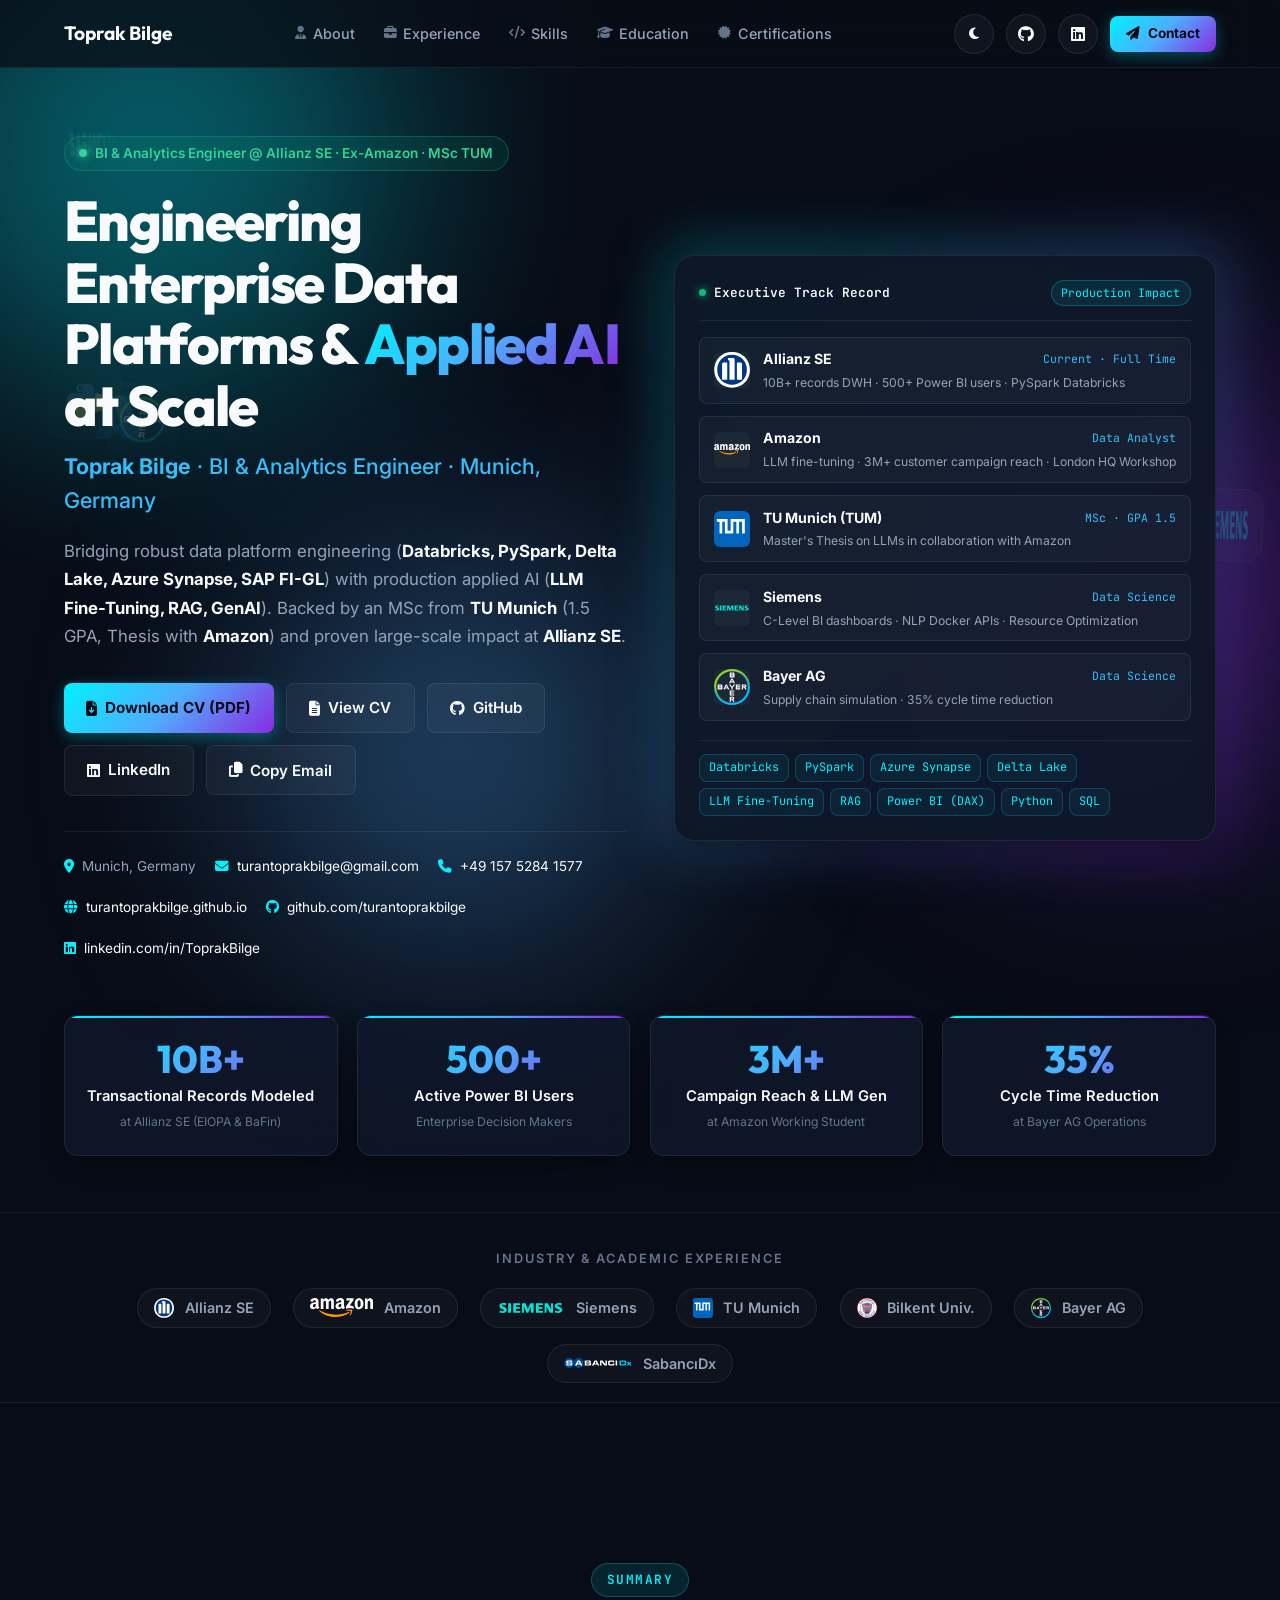
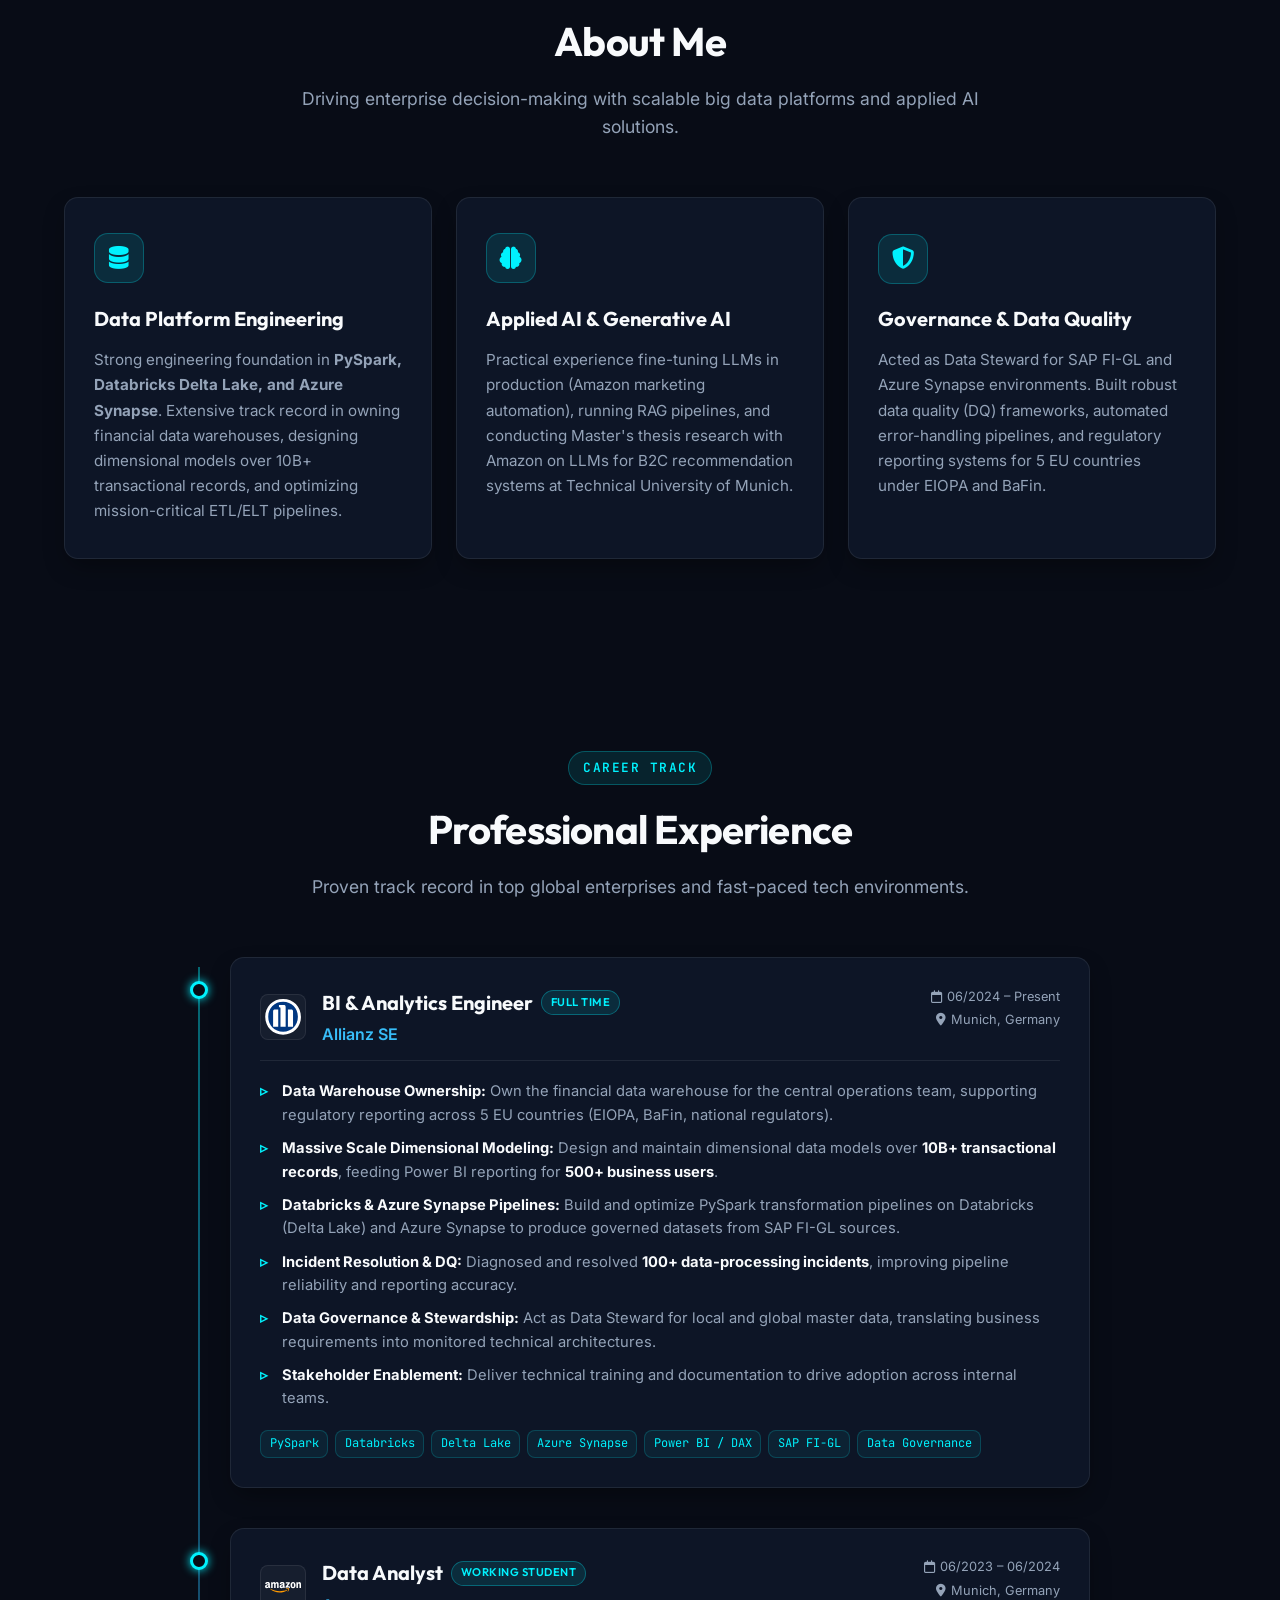
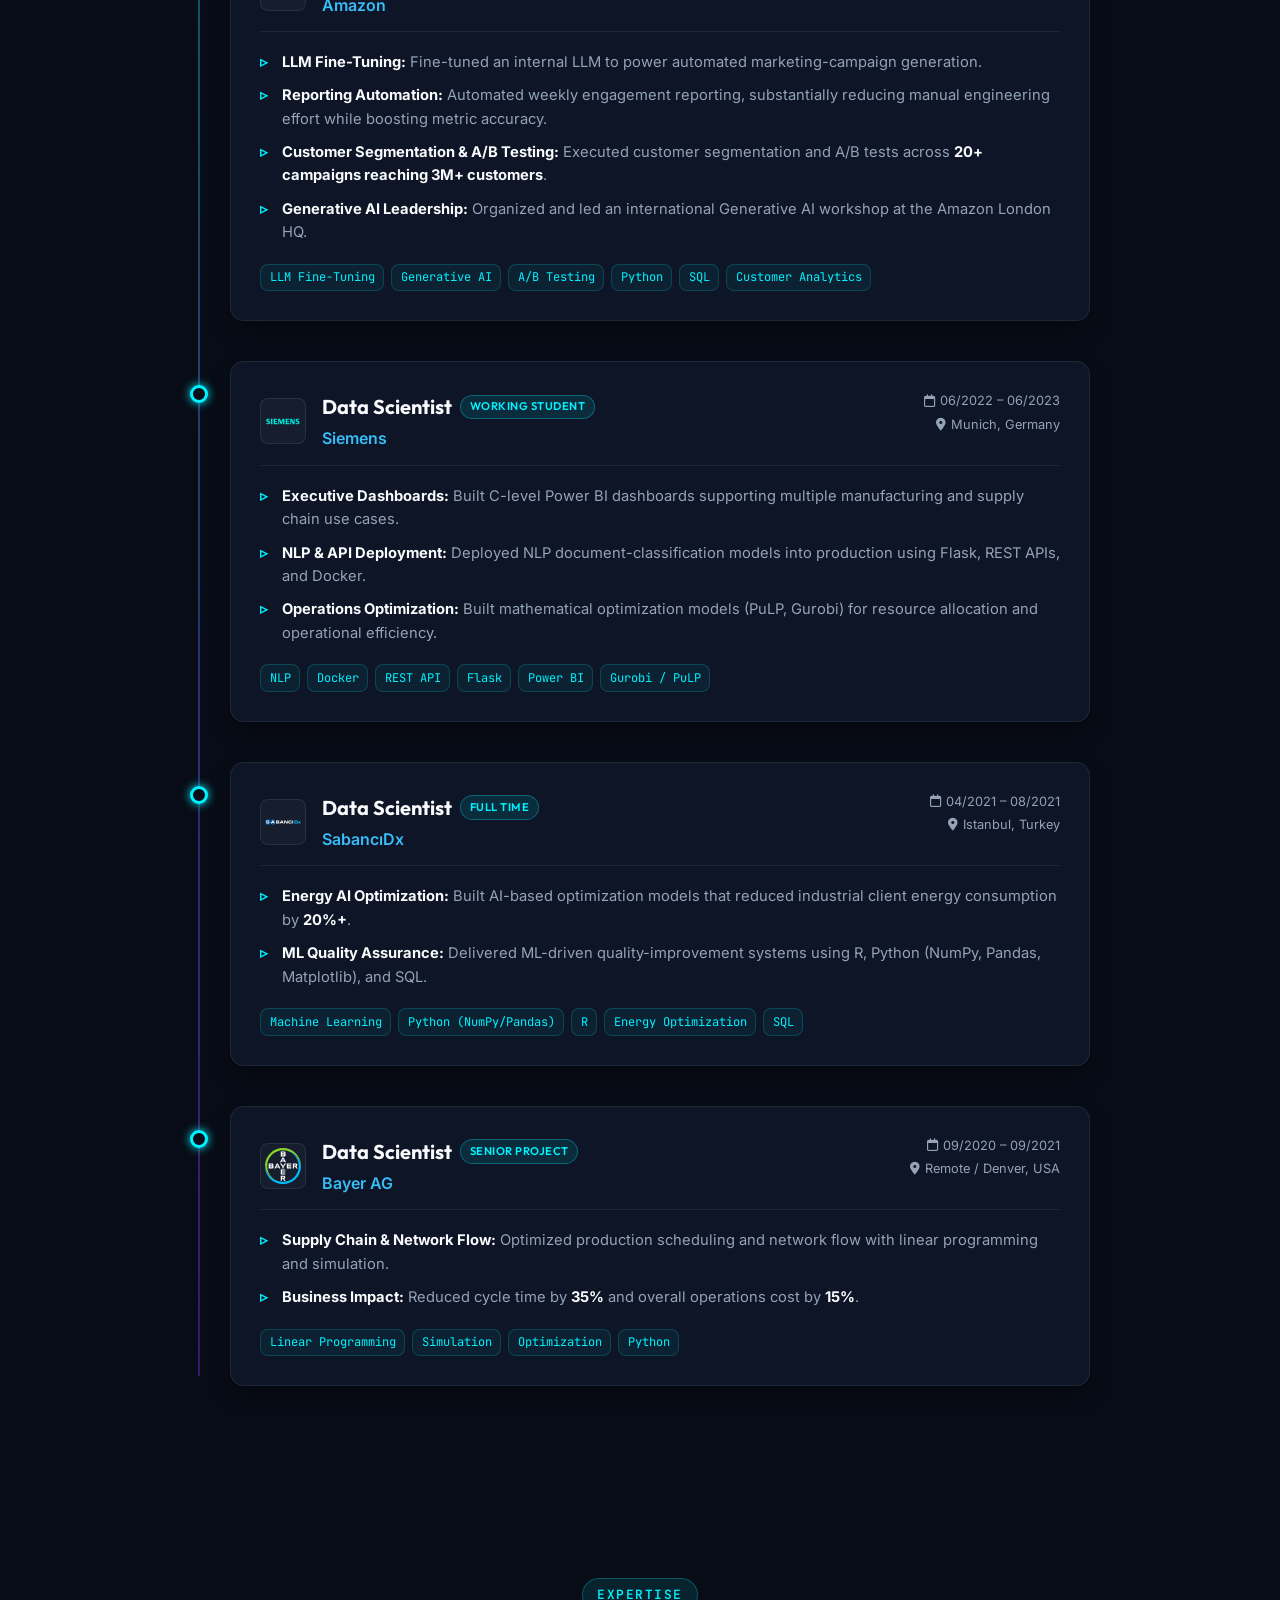
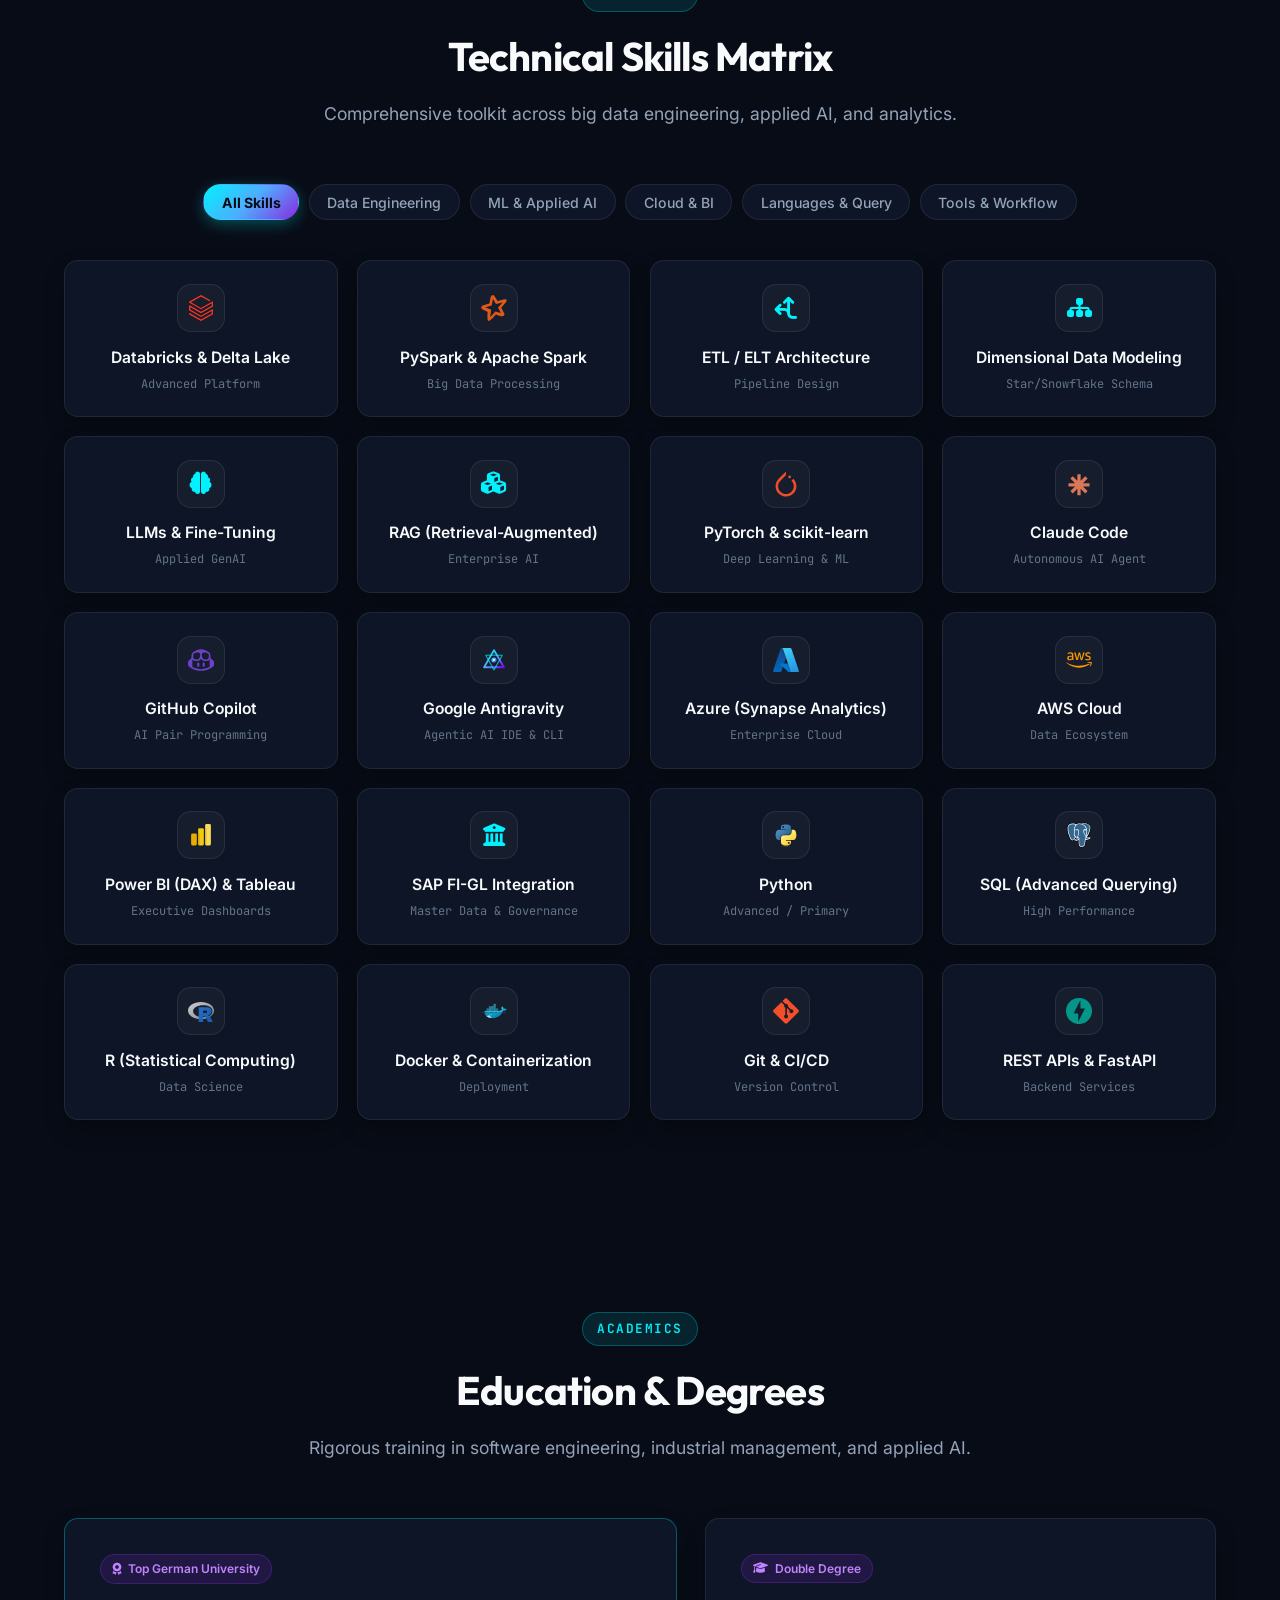
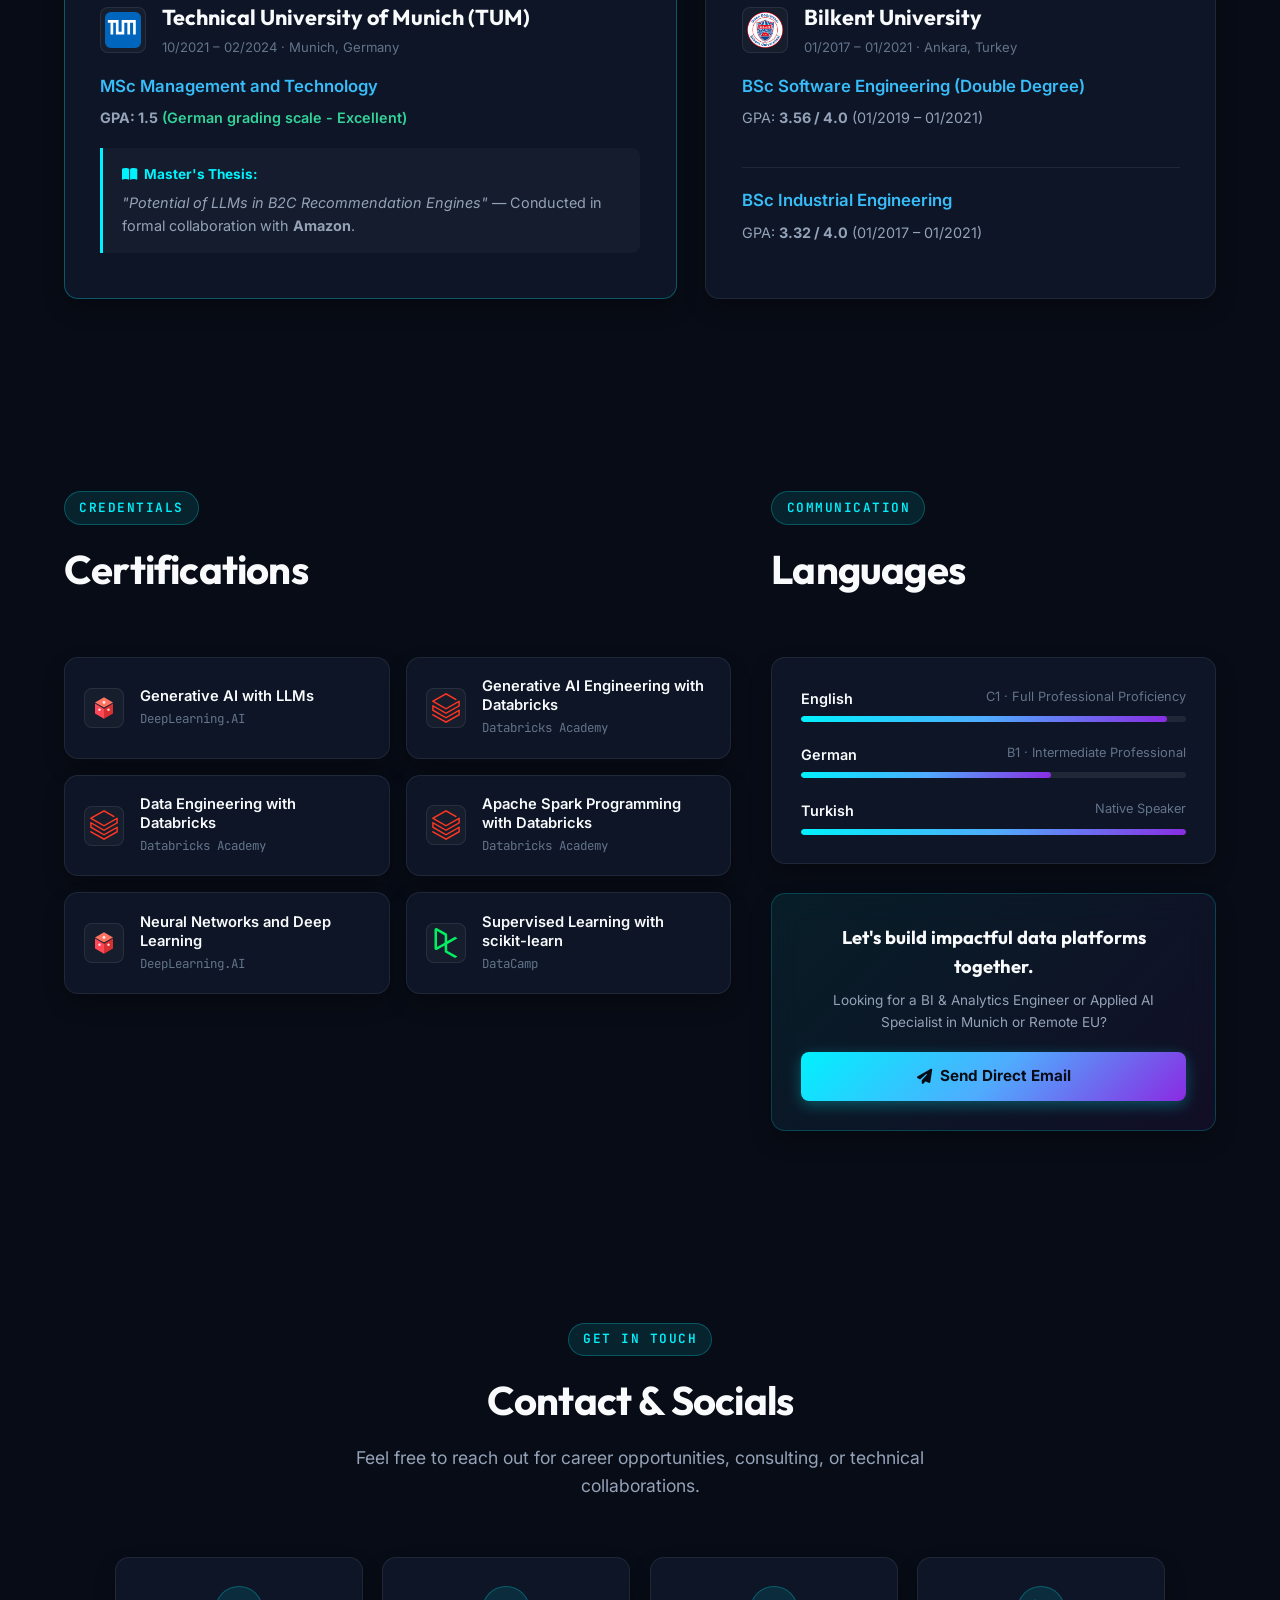
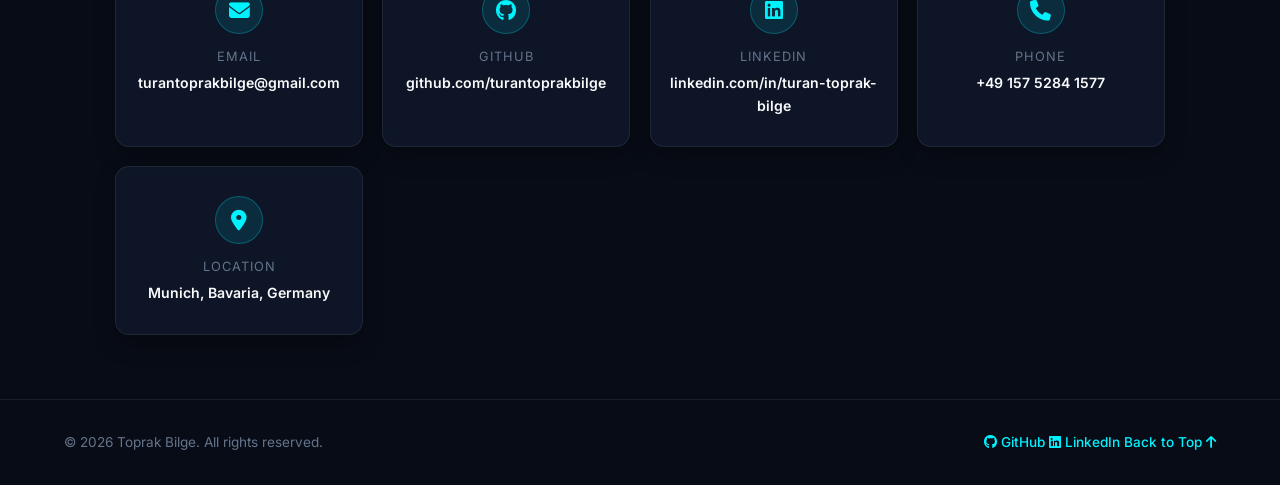
<file: index.html>
<!DOCTYPE html>
<html lang="en">
<head>
  <meta charset="UTF-8">
  <meta name="viewport" content="width=device-width, initial-scale=1.0">
  <title>Toprak Bilge | BI & Analytics Engineer | Applied AI & Data Platforms</title>
  <meta name="description" content="Toprak Bilge - BI & Analytics Engineer specializing in Data Platform Engineering (Databricks, PySpark, Azure Synapse) and Applied AI (LLMs, RAG). Based in Munich, Germany.">
  <meta name="keywords" content="Toprak Bilge, BI Engineer, Data Platform Engineer, Analytics Engineer, Databricks, PySpark, Applied AI, LLM, Azure Synapse, Munich">
  <meta name="author" content="Toprak Bilge">

  <!-- Open Graph / Social Meta -->
  <meta property="og:title" content="Toprak Bilge | BI & Analytics Engineer">
  <meta property="og:description" content="BI & Analytics Engineer with a data platform engineering foundation and applied AI specialization.">
  <meta property="og:type" content="website">

  <!-- Google Fonts -->
  <link rel="preconnect" href="https://fonts.googleapis.com">
  <link rel="preconnect" href="https://fonts.gstatic.com" crossorigin>
  <link href="https://fonts.googleapis.com/css2?family=Inter:wght@300;400;500;600;700;800&family=JetBrains+Mono:wght@400;500;700&family=Outfit:wght@500;600;700;800&display=swap" rel="stylesheet">

  <!-- Font Awesome Icons -->
  <link rel="stylesheet" href="https://cdnjs.cloudflare.com/ajax/libs/font-awesome/6.5.1/css/all.min.css">

  <!-- Stylesheet -->
  <link rel="stylesheet" href="css/style.css">
</head>
<body class="dark-theme">
  <!-- Background Glow Orbs -->
  <div class="glow-orb orb-1"></div>
  <div class="glow-orb orb-2"></div>
  <div class="glow-orb orb-3"></div>

  <!-- High-Performance Ambient Floating Brand & Tech Constellation (Canvas) -->
  <canvas id="ambientLogoCanvas" class="ambient-logo-canvas" aria-hidden="true"></canvas>

  <!-- Navigation Bar -->
  <header class="navbar" id="navbar">
    <div class="nav-container">
      <a href="#hero" class="nav-logo">
        <span class="logo-text">Toprak Bilge</span>
      </a>

      <nav class="nav-links" id="navLinks">
        <a href="#about" class="nav-link"><i class="fa-solid fa-user-tie"></i> About</a>
        <a href="#experience" class="nav-link"><i class="fa-solid fa-briefcase"></i> Experience</a>
        <a href="#skills" class="nav-link"><i class="fa-solid fa-code"></i> Skills</a>
        <a href="#education" class="nav-link"><i class="fa-solid fa-graduation-cap"></i> Education</a>
        <a href="#certifications" class="nav-link"><i class="fa-solid fa-certificate"></i> Certifications</a>
      </nav>

      <div class="nav-actions">
        <button id="themeToggle" class="btn-icon" aria-label="Toggle Theme" title="Toggle Theme">
          <i class="fa-solid fa-moon"></i>
        </button>
        <a href="https://github.com/turantoprakbilge" target="_blank" rel="noopener noreferrer" class="btn-icon" aria-label="GitHub Profile" title="GitHub Profile">
          <i class="fa-brands fa-github"></i>
        </a>
        <a href="https://www.linkedin.com/in/turan-toprak-bilge-909b46175/" target="_blank" rel="noopener noreferrer" class="btn-icon" aria-label="LinkedIn Profile" title="LinkedIn Profile">
          <i class="fa-brands fa-linkedin"></i>
        </a>
        <a href="#contact" class="btn btn-sm btn-primary"><i class="fa-solid fa-paper-plane"></i> Contact</a>
        <button class="menu-toggle" id="menuToggle" aria-label="Open Menu">
          <i class="fa-solid fa-bars"></i>
        </button>
      </div>
    </div>
  </header>

  <!-- Main Content -->
  <main>
    <!-- Hero Section -->
    <section id="hero" class="section hero-section">
      <div class="container hero-container">
        <div class="hero-content">
          <div class="hero-badge">
            <span class="status-dot"></span> BI & Analytics Engineer @ Allianz SE · Ex-Amazon · MSc TUM
          </div>
          
          <h1 class="hero-title">
            Engineering Enterprise Data Platforms & <span class="gradient-text">Applied AI</span> at Scale
          </h1>
          
          <p class="hero-subtitle">
            <strong>Toprak Bilge</strong> · BI & Analytics Engineer · Munich, Germany
          </p>

          <p class="hero-desc">
            Bridging robust data platform engineering (<strong>Databricks, PySpark, Delta Lake, Azure Synapse, SAP FI-GL</strong>) with production applied AI (<strong>LLM Fine-Tuning, RAG, GenAI</strong>). Backed by an MSc from <strong>TU Munich</strong> (1.5 GPA, Thesis with <strong>Amazon</strong>) and proven large-scale impact at <strong>Allianz SE</strong>.
          </p>

          <!-- Quick Actions -->
          <div class="hero-cta-group">
            <a href="Toprak_Bilge_CV.pdf" download="Toprak_Bilge_CV.pdf" class="btn btn-primary" title="Download Official CV (PDF)">
              <i class="fa-solid fa-file-arrow-down"></i> Download CV (PDF)
            </a>
            <a href="cv.html" target="_blank" class="btn btn-glass" title="View & Print Official CV">
              <i class="fa-solid fa-file-lines"></i> View CV
            </a>
            <a href="https://github.com/turantoprakbilge" target="_blank" rel="noopener noreferrer" class="btn btn-glass">
              <i class="fa-brands fa-github"></i> GitHub
            </a>
            <a href="https://www.linkedin.com/in/turan-toprak-bilge-909b46175/" target="_blank" rel="noopener noreferrer" class="btn btn-glass">
              <i class="fa-brands fa-linkedin"></i> LinkedIn
            </a>
            <button id="quickCopyEmail" class="btn btn-glass" title="Copy email address to clipboard">
              <i class="fa-solid fa-copy"></i> Copy Email
            </button>
          </div>

          <!-- Quick Contacts Metadata Bar -->
          <div class="hero-meta-bar">
            <div class="meta-item">
              <i class="fa-solid fa-location-dot"></i> Munich, Germany
            </div>
            <a href="mailto:turantoprakbilge@gmail.com" class="meta-item" style="color: inherit; text-decoration: none;">
              <i class="fa-solid fa-envelope"></i> turantoprakbilge@gmail.com
            </a>
            <a href="tel:+4915752841577" class="meta-item" style="color: inherit; text-decoration: none;">
              <i class="fa-solid fa-phone"></i> +49 157 5284 1577
            </a>
            <a href="https://turantoprakbilge.github.io" target="_blank" rel="noopener noreferrer" class="meta-item" style="color: inherit; text-decoration: none;">
              <i class="fa-solid fa-globe"></i> turantoprakbilge.github.io
            </a>
            <a href="https://github.com/turantoprakbilge" target="_blank" rel="noopener noreferrer" class="meta-item" style="color: inherit; text-decoration: none;">
              <i class="fa-brands fa-github"></i> github.com/turantoprakbilge
            </a>
            <a href="https://www.linkedin.com/in/turan-toprak-bilge-909b46175/" target="_blank" rel="noopener noreferrer" class="meta-item" style="color: inherit; text-decoration: none;">
              <i class="fa-brands fa-linkedin"></i> linkedin.com/in/ToprakBilge
            </a>
          </div>
        </div>

        <!-- Hero Visual / Executive Credibility Track Record Card -->
        <div class="hero-visual">
          <div class="hero-card-glow"></div>
          <div class="hero-card glass-panel">
            <div class="hero-card-header">
              <div class="hero-card-title">
                <span class="live-indicator"></span> Executive Track Record
              </div>
              <span class="hero-card-badge">Production Impact</span>
            </div>

            <!-- Proof Rows with Authentic Logos -->
            <div class="proof-rows">
              <!-- Allianz SE -->
              <div class="proof-row">
                <div class="proof-logo">
                  <img src="assets/logos/allianz.svg?v=3" alt="Allianz SE Logo">
                </div>
                <div class="proof-text">
                  <div class="proof-headline">
                    <span class="proof-company">Allianz SE</span>
                    <span class="proof-role">Current · Full Time</span>
                  </div>
                  <div class="proof-desc">10B+ records DWH · 500+ Power BI users · PySpark Databricks</div>
                </div>
              </div>

              <!-- Amazon -->
              <div class="proof-row">
                <div class="proof-logo">
                  <img src="assets/logos/amazon.svg?v=3" alt="Amazon Logo">
                </div>
                <div class="proof-text">
                  <div class="proof-headline">
                    <span class="proof-company">Amazon</span>
                    <span class="proof-role">Data Analyst</span>
                  </div>
                  <div class="proof-desc">LLM fine-tuning · 3M+ customer campaign reach · London HQ Workshop</div>
                </div>
              </div>

              <!-- TU Munich -->
              <div class="proof-row">
                <div class="proof-logo">
                  <img src="assets/logos/tum.svg?v=3" alt="TU Munich Logo">
                </div>
                <div class="proof-text">
                  <div class="proof-headline">
                    <span class="proof-company">TU Munich (TUM)</span>
                    <span class="proof-role">MSc · GPA 1.5</span>
                  </div>
                  <div class="proof-desc">Master's Thesis on LLMs in collaboration with Amazon</div>
                </div>
              </div>

              <!-- Siemens -->
              <div class="proof-row">
                <div class="proof-logo">
                  <img src="assets/logos/siemens.svg?v=3" alt="Siemens Logo">
                </div>
                <div class="proof-text">
                  <div class="proof-headline">
                    <span class="proof-company">Siemens</span>
                    <span class="proof-role">Data Science</span>
                  </div>
                  <div class="proof-desc">C-Level BI dashboards · NLP Docker APIs · Resource Optimization</div>
                </div>
              </div>

              <!-- Bayer AG -->
              <div class="proof-row">
                <div class="proof-logo">
                  <img src="assets/logos/bayer.svg?v=3" alt="Bayer Logo">
                </div>
                <div class="proof-text">
                  <div class="proof-headline">
                    <span class="proof-company">Bayer AG</span>
                    <span class="proof-role">Data Science</span>
                  </div>
                  <div class="proof-desc">Supply chain simulation · 35% cycle time reduction</div>
                </div>
              </div>
            </div>

            <!-- Tech Stack Pill Tags -->
            <div class="hero-card-tags">
              <span class="tag-pill">Databricks</span>
              <span class="tag-pill">PySpark</span>
              <span class="tag-pill">Azure Synapse</span>
              <span class="tag-pill">Delta Lake</span>
              <span class="tag-pill">LLM Fine-Tuning</span>
              <span class="tag-pill">RAG</span>
              <span class="tag-pill">Power BI (DAX)</span>
              <span class="tag-pill">Python</span>
              <span class="tag-pill">SQL</span>
            </div>
          </div>
        </div>
      </div>

      <!-- Impact Metrics Ribbon -->
      <div class="metrics-ribbon">
        <div class="container">
          <div class="metrics-grid">
            <div class="metric-card glass-panel">
              <div class="metric-number"><span class="counter" data-target="10">0</span>B+</div>
              <div class="metric-label">Transactional Records Modeled</div>
              <div class="metric-sub">at Allianz SE (EIOPA & BaFin)</div>
            </div>
            <div class="metric-card glass-panel">
              <div class="metric-number"><span class="counter" data-target="500">0</span>+</div>
              <div class="metric-label">Active Power BI Users</div>
              <div class="metric-sub">Enterprise Decision Makers</div>
            </div>
            <div class="metric-card glass-panel">
              <div class="metric-number"><span class="counter" data-target="3">0</span>M+</div>
              <div class="metric-label">Campaign Reach & LLM Gen</div>
              <div class="metric-sub">at Amazon Working Student</div>
            </div>
            <div class="metric-card glass-panel">
              <div class="metric-number"><span class="counter" data-target="35">0</span>%</div>
              <div class="metric-label">Cycle Time Reduction</div>
              <div class="metric-sub">at Bayer AG Operations</div>
            </div>
          </div>
        </div>
      </div>

      <!-- Trust Strip / Enterprise Brand Showcase -->
      <div class="trust-strip">
        <div class="container">
          <div class="trust-label">Industry & Academic Experience</div>
          <div class="trust-logos">
            <div class="trust-item">
              <img src="assets/logos/allianz.svg?v=3" alt="Allianz">
              <span>Allianz SE</span>
            </div>
            <div class="trust-item">
              <img src="assets/logos/amazon.svg?v=3" alt="Amazon">
              <span>Amazon</span>
            </div>
            <div class="trust-item">
              <img src="assets/logos/siemens.svg?v=3" alt="Siemens">
              <span>Siemens</span>
            </div>
            <div class="trust-item">
              <img src="assets/logos/tum.svg?v=3" alt="TUM">
              <span>TU Munich</span>
            </div>
            <div class="trust-item">
              <img src="assets/logos/bilkent.svg?v=3" alt="Bilkent">
              <span>Bilkent Univ.</span>
            </div>
            <div class="trust-item">
              <img src="assets/logos/bayer.svg?v=3" alt="Bayer">
              <span>Bayer AG</span>
            </div>
            <div class="trust-item">
              <img src="assets/logos/sabancidx.svg?v=6" alt="SabancıDx">
              <span>SabancıDx</span>
            </div>
          </div>
        </div>
      </div>
    </section>

    <!-- About Section -->
    <section id="about" class="section">
      <div class="container">
        <div class="section-header text-center">
          <span class="section-badge">Summary</span>
          <h2 class="section-title">About Me</h2>
          <p class="section-subtitle">Driving enterprise decision-making with scalable big data platforms and applied AI solutions.</p>
        </div>

        <div class="about-grid">
          <div class="about-card glass-panel">
            <div class="about-icon"><i class="fa-solid fa-database"></i></div>
            <h3>Data Platform Engineering</h3>
            <p>
              Strong engineering foundation in <strong>PySpark, Databricks Delta Lake, and Azure Synapse</strong>. Extensive track record in owning financial data warehouses, designing dimensional models over 10B+ transactional records, and optimizing mission-critical ETL/ELT pipelines.
            </p>
          </div>

          <div class="about-card glass-panel">
            <div class="about-icon"><i class="fa-solid fa-brain"></i></div>
            <h3>Applied AI & Generative AI</h3>
            <p>
              Practical experience fine-tuning LLMs in production (Amazon marketing automation), running RAG pipelines, and conducting Master's thesis research with Amazon on LLMs for B2C recommendation systems at Technical University of Munich.
            </p>
          </div>

          <div class="about-card glass-panel">
            <div class="about-icon"><i class="fa-solid fa-shield-halved"></i></div>
            <h3>Governance & Data Quality</h3>
            <p>
              Acted as Data Steward for SAP FI-GL and Azure Synapse environments. Built robust data quality (DQ) frameworks, automated error-handling pipelines, and regulatory reporting systems for 5 EU countries under EIOPA and BaFin.
            </p>
          </div>
        </div>
      </div>
    </section>

    <!-- Experience Section (Interactive Timeline) -->
    <section id="experience" class="section">
      <div class="container">
        <div class="section-header text-center">
          <span class="section-badge">Career Track</span>
          <h2 class="section-title">Professional Experience</h2>
          <p class="section-subtitle">Proven track record in top global enterprises and fast-paced tech environments.</p>
        </div>

        <div class="timeline">
          <!-- Item 1: Allianz -->
          <div class="timeline-item">
            <div class="timeline-dot"></div>
            <div class="timeline-card glass-panel">
              <div class="timeline-header">
                <div class="timeline-brand-header">
                  <div class="company-logo-box">
                    <img src="assets/logos/allianz.svg?v=3" alt="Allianz SE Logo" class="company-logo-img">
                  </div>
                  <div>
                    <h3 class="role-title">BI & Analytics Engineer <span class="badge-type">Full Time</span></h3>
                    <div class="company-name">Allianz SE</div>
                  </div>
                </div>
                <div class="timeline-date">
                  <span class="date-badge"><i class="fa-regular fa-calendar"></i> 06/2024 – Present</span>
                  <span class="location-badge"><i class="fa-solid fa-location-dot"></i> Munich, Germany</span>
                </div>
              </div>
              <ul class="timeline-bullets">
                <li><strong>Data Warehouse Ownership:</strong> Own the financial data warehouse for the central operations team, supporting regulatory reporting across 5 EU countries (EIOPA, BaFin, national regulators).</li>
                <li><strong>Massive Scale Dimensional Modeling:</strong> Design and maintain dimensional data models over <strong>10B+ transactional records</strong>, feeding Power BI reporting for <strong>500+ business users</strong>.</li>
                <li><strong>Databricks & Azure Synapse Pipelines:</strong> Build and optimize PySpark transformation pipelines on Databricks (Delta Lake) and Azure Synapse to produce governed datasets from SAP FI-GL sources.</li>
                <li><strong>Incident Resolution & DQ:</strong> Diagnosed and resolved <strong>100+ data-processing incidents</strong>, improving pipeline reliability and reporting accuracy.</li>
                <li><strong>Data Governance & Stewardship:</strong> Act as Data Steward for local and global master data, translating business requirements into monitored technical architectures.</li>
                <li><strong>Stakeholder Enablement:</strong> Deliver technical training and documentation to drive adoption across internal teams.</li>
              </ul>
              <div class="timeline-skills">
                <span class="tech-tag">PySpark</span>
                <span class="tech-tag">Databricks</span>
                <span class="tech-tag">Delta Lake</span>
                <span class="tech-tag">Azure Synapse</span>
                <span class="tech-tag">Power BI / DAX</span>
                <span class="tech-tag">SAP FI-GL</span>
                <span class="tech-tag">Data Governance</span>
              </div>
            </div>
          </div>

          <!-- Item 2: Amazon -->
          <div class="timeline-item">
            <div class="timeline-dot"></div>
            <div class="timeline-card glass-panel">
              <div class="timeline-header">
                <div class="timeline-brand-header">
                  <div class="company-logo-box">
                    <img src="assets/logos/amazon.svg?v=3" alt="Amazon Logo" class="company-logo-img">
                  </div>
                  <div>
                    <h3 class="role-title">Data Analyst <span class="badge-type">Working Student</span></h3>
                    <div class="company-name">Amazon</div>
                  </div>
                </div>
                <div class="timeline-date">
                  <span class="date-badge"><i class="fa-regular fa-calendar"></i> 06/2023 – 06/2024</span>
                  <span class="location-badge"><i class="fa-solid fa-location-dot"></i> Munich, Germany</span>
                </div>
              </div>
              <ul class="timeline-bullets">
                <li><strong>LLM Fine-Tuning:</strong> Fine-tuned an internal LLM to power automated marketing-campaign generation.</li>
                <li><strong>Reporting Automation:</strong> Automated weekly engagement reporting, substantially reducing manual engineering effort while boosting metric accuracy.</li>
                <li><strong>Customer Segmentation & A/B Testing:</strong> Executed customer segmentation and A/B tests across <strong>20+ campaigns reaching 3M+ customers</strong>.</li>
                <li><strong>Generative AI Leadership:</strong> Organized and led an international Generative AI workshop at the Amazon London HQ.</li>
              </ul>
              <div class="timeline-skills">
                <span class="tech-tag">LLM Fine-Tuning</span>
                <span class="tech-tag">Generative AI</span>
                <span class="tech-tag">A/B Testing</span>
                <span class="tech-tag">Python</span>
                <span class="tech-tag">SQL</span>
                <span class="tech-tag">Customer Analytics</span>
              </div>
            </div>
          </div>

          <!-- Item 3: Siemens -->
          <div class="timeline-item">
            <div class="timeline-dot"></div>
            <div class="timeline-card glass-panel">
              <div class="timeline-header">
                <div class="timeline-brand-header">
                  <div class="company-logo-box">
                    <img src="assets/logos/siemens.svg?v=3" alt="Siemens Logo" class="company-logo-img">
                  </div>
                  <div>
                    <h3 class="role-title">Data Scientist <span class="badge-type">Working Student</span></h3>
                    <div class="company-name">Siemens</div>
                  </div>
                </div>
                <div class="timeline-date">
                  <span class="date-badge"><i class="fa-regular fa-calendar"></i> 06/2022 – 06/2023</span>
                  <span class="location-badge"><i class="fa-solid fa-location-dot"></i> Munich, Germany</span>
                </div>
              </div>
              <ul class="timeline-bullets">
                <li><strong>Executive Dashboards:</strong> Built C-level Power BI dashboards supporting multiple manufacturing and supply chain use cases.</li>
                <li><strong>NLP & API Deployment:</strong> Deployed NLP document-classification models into production using Flask, REST APIs, and Docker.</li>
                <li><strong>Operations Optimization:</strong> Built mathematical optimization models (PuLP, Gurobi) for resource allocation and operational efficiency.</li>
              </ul>
              <div class="timeline-skills">
                <span class="tech-tag">NLP</span>
                <span class="tech-tag">Docker</span>
                <span class="tech-tag">REST API</span>
                <span class="tech-tag">Flask</span>
                <span class="tech-tag">Power BI</span>
                <span class="tech-tag">Gurobi / PuLP</span>
              </div>
            </div>
          </div>

          <!-- Item 4: SabancıDx -->
          <div class="timeline-item">
            <div class="timeline-dot"></div>
            <div class="timeline-card glass-panel">
              <div class="timeline-header">
                <div class="timeline-brand-header">
                  <div class="company-logo-box">
                    <img src="assets/logos/sabancidx.svg?v=6" alt="SabancıDx Logo" class="company-logo-img">
                  </div>
                  <div>
                    <h3 class="role-title">Data Scientist <span class="badge-type">Full Time</span></h3>
                    <div class="company-name">SabancıDx</div>
                  </div>
                </div>
                <div class="timeline-date">
                  <span class="date-badge"><i class="fa-regular fa-calendar"></i> 04/2021 – 08/2021</span>
                  <span class="location-badge"><i class="fa-solid fa-location-dot"></i> Istanbul, Turkey</span>
                </div>
              </div>
              <ul class="timeline-bullets">
                <li><strong>Energy AI Optimization:</strong> Built AI-based optimization models that reduced industrial client energy consumption by <strong>20%+</strong>.</li>
                <li><strong>ML Quality Assurance:</strong> Delivered ML-driven quality-improvement systems using R, Python (NumPy, Pandas, Matplotlib), and SQL.</li>
              </ul>
              <div class="timeline-skills">
                <span class="tech-tag">Machine Learning</span>
                <span class="tech-tag">Python (NumPy/Pandas)</span>
                <span class="tech-tag">R</span>
                <span class="tech-tag">Energy Optimization</span>
                <span class="tech-tag">SQL</span>
              </div>
            </div>
          </div>

          <!-- Item 5: Bayer AG -->
          <div class="timeline-item">
            <div class="timeline-dot"></div>
            <div class="timeline-card glass-panel">
              <div class="timeline-header">
                <div class="timeline-brand-header">
                  <div class="company-logo-box">
                    <img src="assets/logos/bayer.svg?v=3" alt="Bayer AG Logo" class="company-logo-img">
                  </div>
                  <div>
                    <h3 class="role-title">Data Scientist <span class="badge-type">Senior Project</span></h3>
                    <div class="company-name">Bayer AG</div>
                  </div>
                </div>
                <div class="timeline-date">
                  <span class="date-badge"><i class="fa-regular fa-calendar"></i> 09/2020 – 09/2021</span>
                  <span class="location-badge"><i class="fa-solid fa-location-dot"></i> Remote / Denver, USA</span>
                </div>
              </div>
              <ul class="timeline-bullets">
                <li><strong>Supply Chain & Network Flow:</strong> Optimized production scheduling and network flow with linear programming and simulation.</li>
                <li><strong>Business Impact:</strong> Reduced cycle time by <strong>35%</strong> and overall operations cost by <strong>15%</strong>.</li>
              </ul>
              <div class="timeline-skills">
                <span class="tech-tag">Linear Programming</span>
                <span class="tech-tag">Simulation</span>
                <span class="tech-tag">Optimization</span>
                <span class="tech-tag">Python</span>
              </div>
            </div>
          </div>
        </div>
      </div>
    </section>

    <!-- Skills Section with Filterable Matrix -->
    <section id="skills" class="section">
      <div class="container">
        <div class="section-header text-center">
          <span class="section-badge">Expertise</span>
          <h2 class="section-title">Technical Skills Matrix</h2>
          <p class="section-subtitle">Comprehensive toolkit across big data engineering, applied AI, and analytics.</p>
        </div>

        <!-- Filter Controls -->
        <div class="skills-filter-container">
          <button class="filter-btn active" data-filter="all">All Skills</button>
          <button class="filter-btn" data-filter="data-eng">Data Engineering</button>
          <button class="filter-btn" data-filter="ai-ml">ML & Applied AI</button>
          <button class="filter-btn" data-filter="cloud-bi">Cloud & BI</button>
          <button class="filter-btn" data-filter="languages">Languages & Query</button>
          <button class="filter-btn" data-filter="tools">Tools & Workflow</button>
        </div>

        <!-- Skills Grid -->
        <div class="skills-grid" id="skillsGrid">
          <!-- Data Engineering -->
          <div class="skill-card glass-panel" data-category="data-eng">
            <div class="skill-icon"><img src="assets/logos/databricks.svg" alt="Databricks & Delta Lake"></div>
            <div class="skill-name">Databricks & Delta Lake</div>
            <span class="skill-level">Advanced Platform</span>
          </div>

          <div class="skill-card glass-panel" data-category="data-eng">
            <div class="skill-icon"><img src="assets/logos/spark.svg" alt="PySpark & Apache Spark"></div>
            <div class="skill-name">PySpark & Apache Spark</div>
            <span class="skill-level">Big Data Processing</span>
          </div>

          <div class="skill-card glass-panel" data-category="data-eng">
            <div class="skill-icon"><i class="fa-solid fa-arrows-split-up-and-left"></i></div>
            <div class="skill-name">ETL / ELT Architecture</div>
            <span class="skill-level">Pipeline Design</span>
          </div>

          <div class="skill-card glass-panel" data-category="data-eng">
            <div class="skill-icon"><i class="fa-solid fa-sitemap"></i></div>
            <div class="skill-name">Dimensional Data Modeling</div>
            <span class="skill-level">Star/Snowflake Schema</span>
          </div>

          <!-- ML & AI -->
          <div class="skill-card glass-panel" data-category="ai-ml">
            <div class="skill-icon"><i class="fa-solid fa-brain"></i></div>
            <div class="skill-name">LLMs & Fine-Tuning</div>
            <span class="skill-level">Applied GenAI</span>
          </div>

          <div class="skill-card glass-panel" data-category="ai-ml">
            <div class="skill-icon"><i class="fa-solid fa-cubes"></i></div>
            <div class="skill-name">RAG (Retrieval-Augmented)</div>
            <span class="skill-level">Enterprise AI</span>
          </div>

          <div class="skill-card glass-panel" data-category="ai-ml">
            <div class="skill-icon"><img src="assets/logos/pytorch.svg" alt="PyTorch & scikit-learn"></div>
            <div class="skill-name">PyTorch & scikit-learn</div>
            <span class="skill-level">Deep Learning & ML</span>
          </div>

          <div class="skill-card glass-panel" data-category="ai-ml">
            <div class="skill-icon"><img src="assets/logos/claude.svg" alt="Claude Code"></div>
            <div class="skill-name">Claude Code</div>
            <span class="skill-level">Autonomous AI Agent</span>
          </div>

          <div class="skill-card glass-panel" data-category="ai-ml">
            <div class="skill-icon"><img src="assets/logos/copilot.svg" alt="GitHub Copilot"></div>
            <div class="skill-name">GitHub Copilot</div>
            <span class="skill-level">AI Pair Programming</span>
          </div>

          <div class="skill-card glass-panel" data-category="ai-ml">
            <div class="skill-icon"><img src="assets/logos/antigravity.svg" alt="Google Antigravity"></div>
            <div class="skill-name">Google Antigravity</div>
            <span class="skill-level">Agentic AI IDE & CLI</span>
          </div>

          <!-- Cloud & BI -->
          <div class="skill-card glass-panel" data-category="cloud-bi">
            <div class="skill-icon"><img src="assets/logos/azure.svg" alt="Azure Synapse Analytics"></div>
            <div class="skill-name">Azure (Synapse Analytics)</div>
            <span class="skill-level">Enterprise Cloud</span>
          </div>

          <div class="skill-card glass-panel" data-category="cloud-bi">
            <div class="skill-icon"><img src="assets/logos/aws.svg" alt="AWS Cloud"></div>
            <div class="skill-name">AWS Cloud</div>
            <span class="skill-level">Data Ecosystem</span>
          </div>

          <div class="skill-card glass-panel" data-category="cloud-bi">
            <div class="skill-icon"><img src="assets/logos/powerbi.svg" alt="Power BI"></div>
            <div class="skill-name">Power BI (DAX) & Tableau</div>
            <span class="skill-level">Executive Dashboards</span>
          </div>

          <div class="skill-card glass-panel" data-category="cloud-bi">
            <div class="skill-icon"><i class="fa-solid fa-building-columns"></i></div>
            <div class="skill-name">SAP FI-GL Integration</div>
            <span class="skill-level">Master Data & Governance</span>
          </div>

          <!-- Languages -->
          <div class="skill-card glass-panel" data-category="languages">
            <div class="skill-icon"><img src="assets/logos/python.svg" alt="Python"></div>
            <div class="skill-name">Python</div>
            <span class="skill-level">Advanced / Primary</span>
          </div>

          <div class="skill-card glass-panel" data-category="languages">
            <div class="skill-icon"><img src="assets/logos/postgresql.svg" alt="SQL"></div>
            <div class="skill-name">SQL (Advanced Querying)</div>
            <span class="skill-level">High Performance</span>
          </div>

          <div class="skill-card glass-panel" data-category="languages">
            <div class="skill-icon"><img src="assets/logos/r.svg" alt="R Language"></div>
            <div class="skill-name">R (Statistical Computing)</div>
            <span class="skill-level">Data Science</span>
          </div>

          <!-- Tools -->
          <div class="skill-card glass-panel" data-category="tools">
            <div class="skill-icon"><img src="assets/logos/docker.svg" alt="Docker"></div>
            <div class="skill-name">Docker & Containerization</div>
            <span class="skill-level">Deployment</span>
          </div>

          <div class="skill-card glass-panel" data-category="tools">
            <div class="skill-icon"><img src="assets/logos/git.svg" alt="Git"></div>
            <div class="skill-name">Git & CI/CD</div>
            <span class="skill-level">Version Control</span>
          </div>

          <div class="skill-card glass-panel" data-category="tools">
            <div class="skill-icon"><img src="assets/logos/fastapi.svg" alt="REST APIs & FastAPI"></div>
            <div class="skill-name">REST APIs & FastAPI</div>
            <span class="skill-level">Backend Services</span>
          </div>
        </div>
      </div>
    </section>

    <!-- Education Section -->
    <section id="education" class="section">
      <div class="container">
        <div class="section-header text-center">
          <span class="section-badge">Academics</span>
          <h2 class="section-title">Education & Degrees</h2>
          <p class="section-subtitle">Rigorous training in software engineering, industrial management, and applied AI.</p>
        </div>

        <div class="education-grid">
          <!-- TUM Master -->
          <div class="education-card glass-panel highlight-card">
            <div class="edu-badge"><i class="fa-solid fa-award"></i> Top German University</div>
            <div class="edu-brand-header">
              <div class="company-logo-box">
                <img src="assets/logos/tum.svg?v=3" alt="TUM Logo" class="company-logo-img">
              </div>
              <div>
                <h3 style="font-family: var(--font-display); font-size: 1.35rem; font-weight: 700;">Technical University of Munich (TUM)</h3>
                <span class="edu-date">10/2021 – 02/2024 · Munich, Germany</span>
              </div>
            </div>
            <div class="edu-degree">MSc Management and Technology</div>
            <div class="edu-gpa"><strong>GPA: 1.5</strong> <span class="gpa-note">(German grading scale - Excellent)</span></div>
            
            <div class="thesis-box">
              <div class="thesis-title"><i class="fa-solid fa-book-open"></i> Master's Thesis:</div>
              <p class="thesis-desc">
                <em>"Potential of LLMs in B2C Recommendation Engines"</em> — Conducted in formal collaboration with <strong>Amazon</strong>.
              </p>
            </div>
          </div>

          <!-- Bilkent Double Degree -->
          <div class="education-card glass-panel">
            <div class="edu-badge"><i class="fa-solid fa-graduation-cap"></i> Double Degree</div>
            <div class="edu-brand-header">
              <div class="company-logo-box">
                <img src="assets/logos/bilkent.svg?v=3" alt="Bilkent University Logo" class="company-logo-img">
              </div>
              <div>
                <h3 style="font-family: var(--font-display); font-size: 1.35rem; font-weight: 700;">Bilkent University</h3>
                <span class="edu-date">01/2017 – 01/2021 · Ankara, Turkey</span>
              </div>
            </div>
            
            <div class="degree-subgroup">
              <div class="edu-degree">BSc Software Engineering (Double Degree)</div>
              <div class="edu-gpa">GPA: <strong>3.56 / 4.0</strong> (01/2019 – 01/2021)</div>
            </div>

            <div class="degree-subgroup">
              <div class="edu-degree">BSc Industrial Engineering</div>
              <div class="edu-gpa">GPA: <strong>3.32 / 4.0</strong> (01/2017 – 01/2021)</div>
            </div>
          </div>
        </div>
      </div>
    </section>

    <!-- Certifications & Languages Section -->
    <section id="certifications" class="section">
      <div class="container">
        <div class="two-col-grid">
          <!-- Certifications Column -->
          <div>
            <div class="section-header">
              <span class="section-badge">Credentials</span>
              <h2 class="section-title">Certifications</h2>
            </div>

            <div class="certs-list">
              <div class="cert-item glass-panel">
                <div class="cert-logo-box">
                  <img src="assets/logos/deeplearningai.svg?v=3" alt="DeepLearning.AI Logo" class="cert-logo-img">
                </div>
                <div>
                  <h4>Generative AI with LLMs</h4>
                  <p class="cert-org">DeepLearning.AI</p>
                </div>
              </div>

              <div class="cert-item glass-panel">
                <div class="cert-logo-box">
                  <img src="assets/logos/databricks.svg?v=3" alt="Databricks Logo" class="cert-logo-img">
                </div>
                <div>
                  <h4>Generative AI Engineering with Databricks</h4>
                  <p class="cert-org">Databricks Academy</p>
                </div>
              </div>

              <div class="cert-item glass-panel">
                <div class="cert-logo-box">
                  <img src="assets/logos/databricks.svg?v=3" alt="Databricks Logo" class="cert-logo-img">
                </div>
                <div>
                  <h4>Data Engineering with Databricks</h4>
                  <p class="cert-org">Databricks Academy</p>
                </div>
              </div>

              <div class="cert-item glass-panel">
                <div class="cert-logo-box">
                  <img src="assets/logos/databricks.svg?v=3" alt="Databricks Logo" class="cert-logo-img">
                </div>
                <div>
                  <h4>Apache Spark Programming with Databricks</h4>
                  <p class="cert-org">Databricks Academy</p>
                </div>
              </div>

              <div class="cert-item glass-panel">
                <div class="cert-logo-box">
                  <img src="assets/logos/deeplearningai.svg?v=3" alt="DeepLearning.AI Logo" class="cert-logo-img">
                </div>
                <div>
                  <h4>Neural Networks and Deep Learning</h4>
                  <p class="cert-org">DeepLearning.AI</p>
                </div>
              </div>

              <div class="cert-item glass-panel">
                <div class="cert-logo-box">
                  <img src="assets/logos/datacamp.svg?v=3" alt="DataCamp Logo" class="cert-logo-img">
                </div>
                <div>
                  <h4>Supervised Learning with scikit-learn</h4>
                  <p class="cert-org">DataCamp</p>
                </div>
              </div>
            </div>
          </div>

          <!-- Languages Column -->
          <div>
            <div class="section-header">
              <span class="section-badge">Communication</span>
              <h2 class="section-title">Languages</h2>
            </div>

            <div class="languages-box glass-panel">
              <div class="lang-card">
                <div class="lang-info">
                  <div class="lang-name">English</div>
                  <div class="lang-level">C1 · Full Professional Proficiency</div>
                </div>
                <div class="lang-bar-bg"><div class="lang-bar-fill" style="width: 95%;"></div></div>
              </div>

              <div class="lang-card">
                <div class="lang-info">
                  <div class="lang-name">German</div>
                  <div class="lang-level">B1 · Intermediate Professional</div>
                </div>
                <div class="lang-bar-bg"><div class="lang-bar-fill" style="width: 65%;"></div></div>
              </div>

              <div class="lang-card">
                <div class="lang-info">
                  <div class="lang-name">Turkish</div>
                  <div class="lang-level">Native Speaker</div>
                </div>
                <div class="lang-bar-bg"><div class="lang-bar-fill" style="width: 100%;"></div></div>
              </div>
            </div>

            <!-- Quick Contact Box inside Right Column -->
            <div class="cta-banner glass-panel">
              <h3>Let's build impactful data platforms together.</h3>
              <p>Looking for a BI & Analytics Engineer or Applied AI Specialist in Munich or Remote EU?</p>
              <a href="mailto:turantoprakbilge@gmail.com" class="btn btn-primary btn-block">
                <i class="fa-solid fa-paper-plane"></i> Send Direct Email
              </a>
            </div>
          </div>
        </div>
      </div>
    </section>

    <!-- Contact & Footer Section -->
    <section id="contact" class="section contact-section">
      <div class="container">
        <div class="section-header text-center">
          <span class="section-badge">Get In Touch</span>
          <h2 class="section-title">Contact & Socials</h2>
          <p class="section-subtitle">Feel free to reach out for career opportunities, consulting, or technical collaborations.</p>
        </div>

        <div class="contact-cards-grid">
          <a href="mailto:turantoprakbilge@gmail.com" class="contact-card glass-panel">
            <div class="contact-card-icon"><i class="fa-solid fa-envelope"></i></div>
            <div class="contact-card-title">Email</div>
            <div class="contact-card-val">turantoprakbilge@gmail.com</div>
          </a>

          <a href="https://github.com/turantoprakbilge" target="_blank" rel="noopener noreferrer" class="contact-card glass-panel">
            <div class="contact-card-icon"><i class="fa-brands fa-github"></i></div>
            <div class="contact-card-title">GitHub</div>
            <div class="contact-card-val">github.com/turantoprakbilge</div>
          </a>

          <a href="https://www.linkedin.com/in/turan-toprak-bilge-909b46175/" target="_blank" rel="noopener noreferrer" class="contact-card glass-panel">
            <div class="contact-card-icon"><i class="fa-brands fa-linkedin"></i></div>
            <div class="contact-card-title">LinkedIn</div>
            <div class="contact-card-val">linkedin.com/in/turan-toprak-bilge</div>
          </a>

          <a href="tel:+4915752841577" class="contact-card glass-panel">
            <div class="contact-card-icon"><i class="fa-solid fa-phone"></i></div>
            <div class="contact-card-title">Phone</div>
            <div class="contact-card-val">+49 157 5284 1577</div>
          </a>

          <div class="contact-card glass-panel">
            <div class="contact-card-icon"><i class="fa-solid fa-location-dot"></i></div>
            <div class="contact-card-title">Location</div>
            <div class="contact-card-val">Munich, Bavaria, Germany</div>
          </div>
        </div>
      </div>
    </section>
  </main>

  <!-- Footer -->
  <footer class="footer">
    <div class="container footer-container">
      <div class="footer-copy">
        &copy; <span id="year"></span> Toprak Bilge. All rights reserved.
      </div>
      <div class="footer-links">
        <a href="https://github.com/turantoprakbilge" target="_blank" rel="noopener noreferrer"><i class="fa-brands fa-github"></i> GitHub</a>
        <a href="https://www.linkedin.com/in/turan-toprak-bilge-909b46175/" target="_blank" rel="noopener noreferrer"><i class="fa-brands fa-linkedin"></i> LinkedIn</a>
        <a href="#hero">Back to Top <i class="fa-solid fa-arrow-up"></i></a>
      </div>
    </div>
  </footer>

  <!-- Toast Notification for Copy Actions -->
  <div id="toast" class="toast">Copied to clipboard!</div>

  <!-- Scripts -->
  <script src="js/app.js"></script>
</body>
</html>
</file>
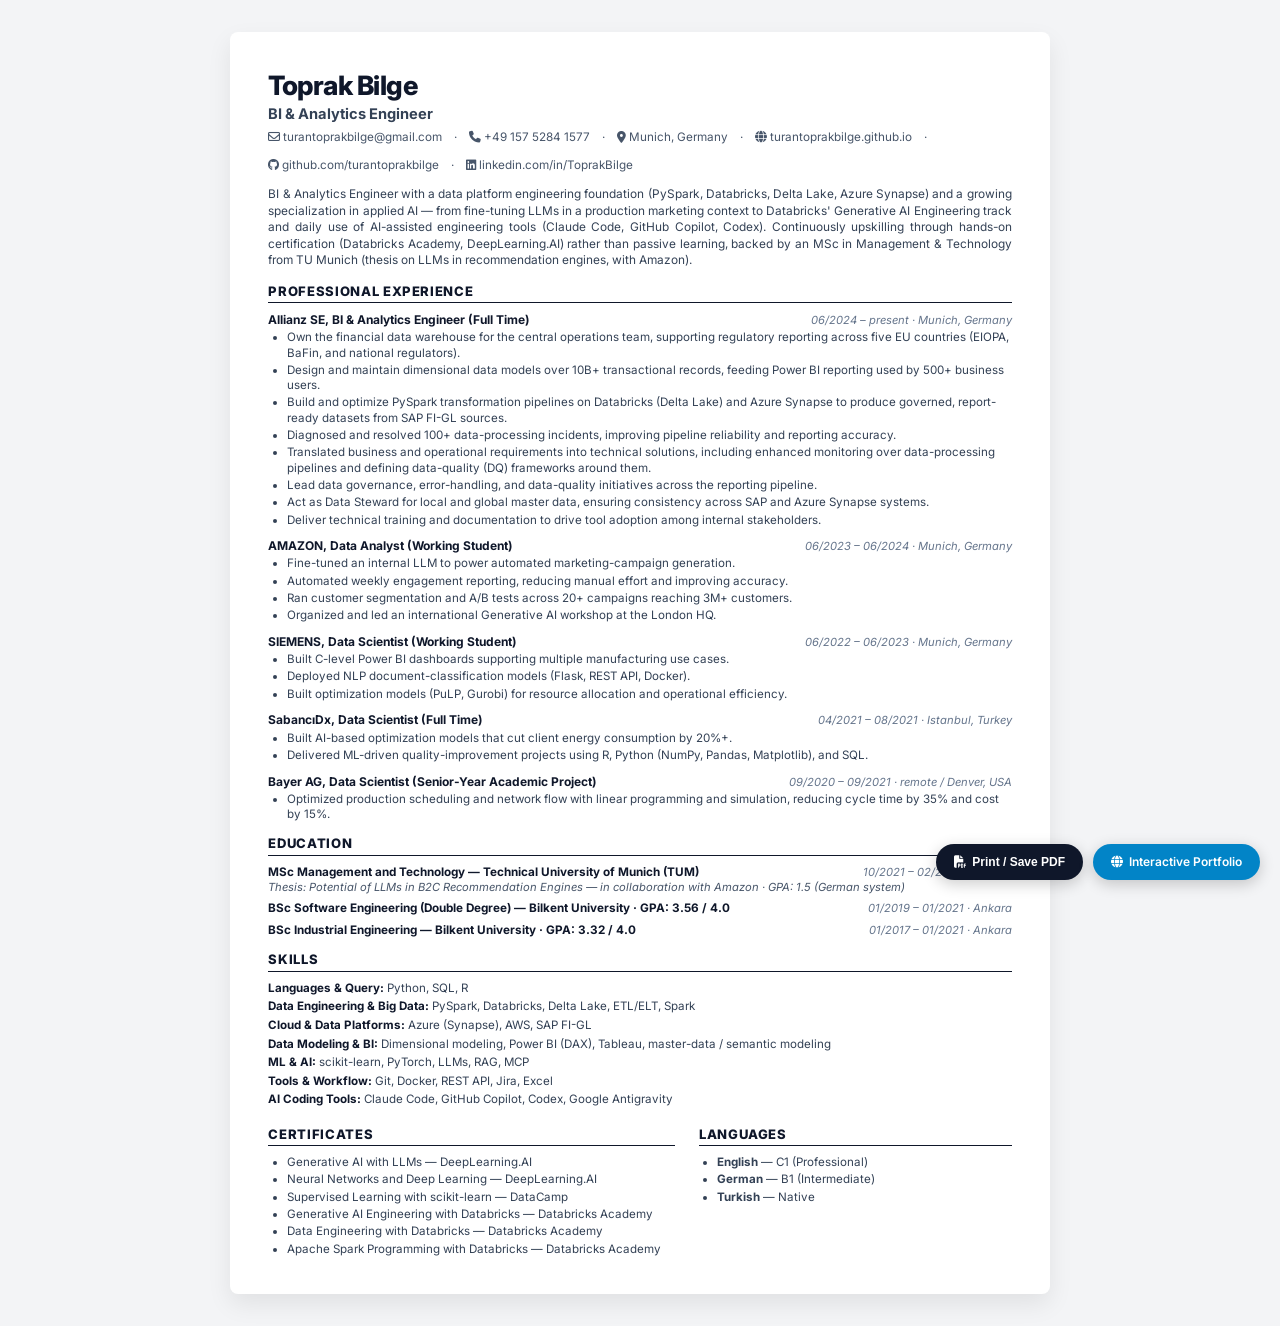
<file: cv.html>
<!DOCTYPE html>
<html lang="en">
<head>
  <meta charset="UTF-8">
  <meta name="viewport" content="width=device-width, initial-scale=1.0">
  <title>Toprak Bilge - CV / Resume</title>
  <link rel="preconnect" href="https://fonts.googleapis.com">
  <link rel="preconnect" href="https://fonts.gstatic.com" crossorigin>
  <link href="https://fonts.googleapis.com/css2?family=Inter:wght@400;500;600;700;800&display=swap" rel="stylesheet">
  <link rel="stylesheet" href="https://cdnjs.cloudflare.com/ajax/libs/font-awesome/6.5.1/css/all.min.css">
  <style>
    :root {
      --text-main: #111827;
      --text-muted: #4b5563;
      --accent: #0284c7;
      --border-color: #d1d5db;
    }
    * {
      box-sizing: border-box;
      margin: 0;
      padding: 0;
    }
    body {
      font-family: 'Inter', -apple-system, BlinkMacSystemFont, 'Segoe UI', Roboto, sans-serif;
      color: var(--text-main);
      background-color: #f3f4f6;
      line-height: 1.35;
      font-size: 9.5pt;
      padding: 2rem 1rem;
    }
    .cv-page {
      max-width: 820px;
      margin: 0 auto;
      background: #ffffff;
      padding: 2.2rem 2.4rem;
      box-shadow: 0 10px 25px rgba(0, 0, 0, 0.08);
      border-radius: 8px;
    }
    .cv-header {
      margin-bottom: 0.8rem;
    }
    .cv-name {
      font-size: 20pt;
      font-weight: 800;
      color: #0f172a;
      letter-spacing: -0.02em;
    }
    .cv-title {
      font-size: 11pt;
      font-weight: 700;
      color: #334155;
      margin-top: 2px;
      margin-bottom: 5px;
    }
    .cv-contact-bar {
      display: flex;
      flex-wrap: wrap;
      gap: 12px;
      font-size: 8.8pt;
      color: #475569;
      margin-bottom: 8px;
    }
    .cv-contact-bar a {
      color: inherit;
      text-decoration: none;
      transition: color 0.15s ease;
    }
    .cv-contact-bar a:hover {
      color: var(--accent);
      text-decoration: underline;
    }
    .cv-summary {
      font-size: 8.9pt;
      color: #334155;
      text-align: justify;
      margin-bottom: 0.9rem;
      line-height: 1.38;
    }
    .section-heading {
      font-size: 9.8pt;
      font-weight: 800;
      text-transform: uppercase;
      letter-spacing: 0.05em;
      color: #0f172a;
      border-bottom: 1.5px solid #0f172a;
      padding-bottom: 2px;
      margin-top: 0.8rem;
      margin-bottom: 0.55rem;
    }
    .exp-item {
      margin-bottom: 0.65rem;
    }
    .exp-header {
      display: flex;
      justify-content: space-between;
      align-items: baseline;
      font-size: 9pt;
      margin-bottom: 2px;
    }
    .exp-role-company {
      font-weight: 700;
      color: #0f172a;
    }
    .exp-meta {
      font-size: 8.4pt;
      color: #64748b;
      font-style: italic;
    }
    .exp-bullets {
      list-style-type: disc;
      padding-left: 1.15rem;
      font-size: 8.7pt;
      color: #334155;
    }
    .exp-bullets li {
      margin-bottom: 2px;
      line-height: 1.32;
    }
    .edu-item {
      margin-bottom: 0.35rem;
    }
    .edu-header {
      display: flex;
      justify-content: space-between;
      align-items: baseline;
      font-size: 8.8pt;
    }
    .edu-title {
      font-weight: 700;
      color: #0f172a;
    }
    .edu-meta {
      font-size: 8.4pt;
      color: #64748b;
      font-style: italic;
    }
    .edu-sub {
      font-size: 8.4pt;
      color: #475569;
    }
    .skills-row {
      font-size: 8.7pt;
      margin-bottom: 3px;
      color: #334155;
    }
    .skills-label {
      font-weight: 700;
      color: #0f172a;
    }
    .two-col-grid {
      display: grid;
      grid-template-columns: 1.3fr 1fr;
      gap: 1.5rem;
      margin-top: 0.3rem;
    }
    .action-bar {
      position: fixed;
      bottom: 20px;
      right: 20px;
      display: flex;
      gap: 10px;
      z-index: 1000;
    }
    .action-btn {
      background: #0f172a;
      color: #ffffff;
      border: none;
      padding: 10px 18px;
      border-radius: 30px;
      font-size: 9pt;
      font-weight: 600;
      cursor: pointer;
      display: flex;
      align-items: center;
      gap: 6px;
      box-shadow: 0 4px 15px rgba(0, 0, 0, 0.2);
      text-decoration: none;
      transition: all 0.2s ease;
    }
    .action-btn:hover {
      background: #0284c7;
      transform: translateY(-2px);
    }

    @page {
      size: A4;
      margin: 8mm 12mm 8mm 12mm;
    }
    @media print {
      body {
        background: transparent !important;
        padding: 0 !important;
        font-size: 8.5pt !important;
      }
      .cv-page {
        max-width: 100% !important;
        padding: 0 !important;
        box-shadow: none !important;
        border-radius: 0 !important;
      }
      .action-bar {
        display: none !important;
      }
      .cv-summary {
        font-size: 8.2pt !important;
        margin-bottom: 0.5rem !important;
      }
      .section-heading {
        margin-top: 0.5rem !important;
        margin-bottom: 0.35rem !important;
        font-size: 9pt !important;
      }
      .exp-item {
        margin-bottom: 0.45rem !important;
      }
      .exp-bullets {
        font-size: 8pt !important;
      }
      .exp-bullets li {
        margin-bottom: 1.5px !important;
      }
      .skills-row {
        font-size: 8pt !important;
        margin-bottom: 2px !important;
      }
      a {
        text-decoration: none !important;
        color: inherit !important;
      }
    }
  </style>
</head>
<body>

  <!-- Floating Action Bar -->
  <div class="action-bar">
    <button onclick="window.print()" class="action-btn">
      <i class="fa-solid fa-file-pdf"></i> Print / Save PDF
    </button>
    <a href="index.html" class="action-btn" style="background: #0284c7;">
      <i class="fa-solid fa-globe"></i> Interactive Portfolio
    </a>
  </div>

  <div class="cv-page">
    <!-- Header -->
    <header class="cv-header">
      <h1 class="cv-name">Toprak Bilge</h1>
      <div class="cv-title">BI & Analytics Engineer</div>
      <div class="cv-contact-bar">
        <span><a href="mailto:turantoprakbilge@gmail.com"><i class="fa-regular fa-envelope"></i> turantoprakbilge@gmail.com</a></span>
        <span>·</span>
        <span><a href="tel:+4915752841577"><i class="fa-solid fa-phone"></i> +49 157 5284 1577</a></span>
        <span>·</span>
        <span><i class="fa-solid fa-location-dot"></i> Munich, Germany</span>
        <span>·</span>
        <span><a href="https://turantoprakbilge.github.io" target="_blank"><i class="fa-solid fa-globe"></i> turantoprakbilge.github.io</a></span>
        <span>·</span>
        <span><a href="https://github.com/turantoprakbilge" target="_blank"><i class="fa-brands fa-github"></i> github.com/turantoprakbilge</a></span>
        <span>·</span>
        <span><a href="https://www.linkedin.com/in/turan-toprak-bilge-909b46175/" target="_blank"><i class="fa-brands fa-linkedin"></i> linkedin.com/in/ToprakBilge</a></span>
      </div>
    </header>

    <!-- Professional Summary -->
    <p class="cv-summary">
      BI & Analytics Engineer with a data platform engineering foundation (PySpark, Databricks, Delta Lake, Azure Synapse) and a growing specialization in applied AI — from fine-tuning LLMs in a production marketing context to Databricks' Generative AI Engineering track and daily use of AI-assisted engineering tools (Claude Code, GitHub Copilot, Codex). Continuously upskilling through hands-on certification (Databricks Academy, DeepLearning.AI) rather than passive learning, backed by an MSc in Management & Technology from TU Munich (thesis on LLMs in recommendation engines, with Amazon).
    </p>

    <!-- Professional Experience -->
    <section>
      <h2 class="section-heading">Professional Experience</h2>
      
      <!-- Allianz SE -->
      <div class="exp-item">
        <div class="exp-header">
          <span class="exp-role-company">Allianz SE, BI & Analytics Engineer (Full Time)</span>
          <span class="exp-meta">06/2024 – present · Munich, Germany</span>
        </div>
        <ul class="exp-bullets">
          <li>Own the financial data warehouse for the central operations team, supporting regulatory reporting across five EU countries (EIOPA, BaFin, and national regulators).</li>
          <li>Design and maintain dimensional data models over 10B+ transactional records, feeding Power BI reporting used by 500+ business users.</li>
          <li>Build and optimize PySpark transformation pipelines on Databricks (Delta Lake) and Azure Synapse to produce governed, report-ready datasets from SAP FI-GL sources.</li>
          <li>Diagnosed and resolved 100+ data-processing incidents, improving pipeline reliability and reporting accuracy.</li>
          <li>Translated business and operational requirements into technical solutions, including enhanced monitoring over data-processing pipelines and defining data-quality (DQ) frameworks around them.</li>
          <li>Lead data governance, error-handling, and data-quality initiatives across the reporting pipeline.</li>
          <li>Act as Data Steward for local and global master data, ensuring consistency across SAP and Azure Synapse systems.</li>
          <li>Deliver technical training and documentation to drive tool adoption among internal stakeholders.</li>
        </ul>
      </div>

      <!-- Amazon -->
      <div class="exp-item">
        <div class="exp-header">
          <span class="exp-role-company">AMAZON, Data Analyst (Working Student)</span>
          <span class="exp-meta">06/2023 – 06/2024 · Munich, Germany</span>
        </div>
        <ul class="exp-bullets">
          <li>Fine-tuned an internal LLM to power automated marketing-campaign generation.</li>
          <li>Automated weekly engagement reporting, reducing manual effort and improving accuracy.</li>
          <li>Ran customer segmentation and A/B tests across 20+ campaigns reaching 3M+ customers.</li>
          <li>Organized and led an international Generative AI workshop at the London HQ.</li>
        </ul>
      </div>

      <!-- Siemens -->
      <div class="exp-item">
        <div class="exp-header">
          <span class="exp-role-company">SIEMENS, Data Scientist (Working Student)</span>
          <span class="exp-meta">06/2022 – 06/2023 · Munich, Germany</span>
        </div>
        <ul class="exp-bullets">
          <li>Built C-level Power BI dashboards supporting multiple manufacturing use cases.</li>
          <li>Deployed NLP document-classification models (Flask, REST API, Docker).</li>
          <li>Built optimization models (PuLP, Gurobi) for resource allocation and operational efficiency.</li>
        </ul>
      </div>

      <!-- SabancıDx -->
      <div class="exp-item">
        <div class="exp-header">
          <span class="exp-role-company">SabancıDx, Data Scientist (Full Time)</span>
          <span class="exp-meta">04/2021 – 08/2021 · Istanbul, Turkey</span>
        </div>
        <ul class="exp-bullets">
          <li>Built AI-based optimization models that cut client energy consumption by 20%+.</li>
          <li>Delivered ML-driven quality-improvement projects using R, Python (NumPy, Pandas, Matplotlib), and SQL.</li>
        </ul>
      </div>

      <!-- Bayer AG -->
      <div class="exp-item">
        <div class="exp-header">
          <span class="exp-role-company">Bayer AG, Data Scientist (Senior-Year Academic Project)</span>
          <span class="exp-meta">09/2020 – 09/2021 · remote / Denver, USA</span>
        </div>
        <ul class="exp-bullets">
          <li>Optimized production scheduling and network flow with linear programming and simulation, reducing cycle time by 35% and cost by 15%.</li>
        </ul>
      </div>
    </section>

    <!-- Education -->
    <section>
      <h2 class="section-heading">Education</h2>
      
      <div class="edu-item">
        <div class="edu-header">
          <span class="edu-title">MSc Management and Technology — Technical University of Munich (TUM)</span>
          <span class="edu-meta">10/2021 – 02/2024 · Munich</span>
        </div>
        <div class="edu-sub"><em>Thesis: Potential of LLMs in B2C Recommendation Engines — in collaboration with Amazon · GPA: 1.5 (German system)</em></div>
      </div>

      <div class="edu-item">
        <div class="edu-header">
          <span class="edu-title">BSc Software Engineering (Double Degree) — Bilkent University · GPA: 3.56 / 4.0</span>
          <span class="edu-meta">01/2019 – 01/2021 · Ankara</span>
        </div>
      </div>

      <div class="edu-item">
        <div class="edu-header">
          <span class="edu-title">BSc Industrial Engineering — Bilkent University · GPA: 3.32 / 4.0</span>
          <span class="edu-meta">01/2017 – 01/2021 · Ankara</span>
        </div>
      </div>
    </section>

    <!-- Skills -->
    <section>
      <h2 class="section-heading">Skills</h2>
      <div class="skills-row"><span class="skills-label">Languages & Query:</span> Python, SQL, R</div>
      <div class="skills-row"><span class="skills-label">Data Engineering & Big Data:</span> PySpark, Databricks, Delta Lake, ETL/ELT, Spark</div>
      <div class="skills-row"><span class="skills-label">Cloud & Data Platforms:</span> Azure (Synapse), AWS, SAP FI-GL</div>
      <div class="skills-row"><span class="skills-label">Data Modeling & BI:</span> Dimensional modeling, Power BI (DAX), Tableau, master-data / semantic modeling</div>
      <div class="skills-row"><span class="skills-label">ML & AI:</span> scikit-learn, PyTorch, LLMs, RAG, MCP</div>
      <div class="skills-row"><span class="skills-label">Tools & Workflow:</span> Git, Docker, REST API, Jira, Excel</div>
      <div class="skills-row"><span class="skills-label">AI Coding Tools:</span> Claude Code, GitHub Copilot, Codex, Google Antigravity</div>
    </section>

    <!-- Certificates & Languages Grid -->
    <div class="two-col-grid">
      <section>
        <h2 class="section-heading">Certificates</h2>
        <ul class="exp-bullets">
          <li>Generative AI with LLMs — DeepLearning.AI</li>
          <li>Neural Networks and Deep Learning — DeepLearning.AI</li>
          <li>Supervised Learning with scikit-learn — DataCamp</li>
          <li>Generative AI Engineering with Databricks — Databricks Academy</li>
          <li>Data Engineering with Databricks — Databricks Academy</li>
          <li>Apache Spark Programming with Databricks — Databricks Academy</li>
        </ul>
      </section>

      <section>
        <h2 class="section-heading">Languages</h2>
        <ul class="exp-bullets">
          <li><strong>English</strong> — C1 (Professional)</li>
          <li><strong>German</strong> — B1 (Intermediate)</li>
          <li><strong>Turkish</strong> — Native</li>
        </ul>
      </section>
    </div>
  </div>

</body>
</html>
</file>
<file: css/style.css>
/* ==========================================================================
   TOPRAK BILGE - PORTFOLIO & CV STYLESHEET
   Aesthetics: Sleek Glassmorphic Dark / Tech Palette with Vibrant Accents
   ========================================================================== */

/* Root Variables & Design Tokens */
:root {
  /* Color Palette - Dark Default */
  --bg-primary: #080c16;
  --bg-secondary: #0e1626;
  --bg-card: rgba(16, 26, 46, 0.7);
  --bg-card-hover: rgba(22, 36, 64, 0.85);
  --bg-glass: rgba(255, 255, 255, 0.04);
  --border-glass: rgba(255, 255, 255, 0.08);
  --border-glass-hover: rgba(0, 242, 254, 0.3);

  /* Brand Accents */
  --accent-cyan: #00f2fe;
  --accent-blue: #4facfe;
  --accent-violet: #8a2be2;
  --accent-purple: #7928ca;
  --accent-emerald: #10b981;
  --accent-gradient: linear-gradient(135deg, #00f2fe 0%, #4facfe 50%, #8a2be2 100%);
  --accent-gradient-glow: radial-gradient(circle, rgba(0, 242, 254, 0.15) 0%, rgba(138, 43, 226, 0.05) 70%, transparent 100%);

  /* Text Colors */
  --text-primary: #f8fafc;
  --text-secondary: #94a3b8;
  --text-muted: #64748b;
  --text-accent: #38bdf8;

  /* Typography */
  --font-sans: 'Inter', -apple-system, BlinkMacSystemFont, 'Segoe UI', Roboto, sans-serif;
  --font-display: 'Outfit', var(--font-sans);
  --font-mono: 'JetBrains Mono', monospace;

  /* Layout & Sizing */
  --container-max: 1200px;
  --radius-sm: 8px;
  --radius-md: 14px;
  --radius-lg: 20px;
  --radius-full: 9999px;
  --transition-fast: 0.2s ease;
  --transition-base: 0.3s cubic-bezier(0.4, 0, 0.2, 1);
  --transition-slow: 0.5s cubic-bezier(0.4, 0, 0.2, 1);
  --shadow-sm: 0 4px 6px -1px rgba(0, 0, 0, 0.2);
  --shadow-md: 0 10px 25px -5px rgba(0, 0, 0, 0.4);
  --shadow-glow: 0 0 25px rgba(0, 242, 254, 0.25);
}

/* Light Theme Variables (Toggled via JS) */
body.light-theme {
  --bg-primary: #f8fafc;
  --bg-secondary: #edf2f7;
  --bg-card: rgba(255, 255, 255, 0.8);
  --bg-card-hover: rgba(255, 255, 255, 0.95);
  --bg-glass: rgba(0, 0, 0, 0.03);
  --border-glass: rgba(0, 0, 0, 0.08);
  --border-glass-hover: rgba(0, 119, 181, 0.4);
  --text-primary: #0f172a;
  --text-secondary: #475569;
  --text-muted: #64748b;
  --text-accent: #0284c7;
  --shadow-md: 0 10px 25px -5px rgba(0, 0, 0, 0.08);
  --shadow-glow: 0 0 20px rgba(0, 119, 181, 0.15);
}

/* Reset & Base Styles */
*, *::before, *::after {
  box-sizing: border-box;
  margin: 0;
  padding: 0;
}

html {
  scroll-behavior: smooth;
  font-size: 16px;
}

body {
  font-family: var(--font-sans);
  background-color: var(--bg-primary);
  color: var(--text-primary);
  line-height: 1.6;
  overflow-x: hidden;
  position: relative;
  transition: background-color var(--transition-base), color var(--transition-base);
}

a {
  color: inherit;
  text-decoration: none;
}

ul {
  list-style: none;
}

/* Background Ambient Glow Orbs */
.glow-orb {
  position: fixed;
  border-radius: 50%;
  filter: blur(120px);
  z-index: -1;
  pointer-events: none;
  opacity: 0.35;
  animation: pulseOrb 12s infinite alternate ease-in-out;
}
.orb-1 {
  width: 500px;
  height: 500px;
  background: #00f2fe;
  top: -100px;
  left: -100px;
}
.orb-2 {
  width: 450px;
  height: 450px;
  background: #8a2be2;
  top: 40%;
  right: -100px;
  animation-delay: -4s;
}
.orb-3 {
  width: 400px;
  height: 400px;
  background: #4facfe;
  bottom: -50px;
  left: 20%;
  animation-delay: -8s;
}

@keyframes pulseOrb {
  0% { transform: scale(1) translate(0, 0); opacity: 0.25; }
  50% { transform: scale(1.15) translate(30px, 20px); opacity: 0.4; }
  100% { transform: scale(0.9) translate(-20px, -20px); opacity: 0.3; }
}

/* ==========================================================================
   Ambient Floating Brand & Tech Constellation Canvas (60FPS Organic Engine)
   ========================================================================== */
.ambient-logo-canvas {
  position: fixed;
  inset: 0;
  width: 100vw;
  height: 100vh;
  pointer-events: none;
  z-index: 0;
  display: block;
}

/* Layout Utilities */
.container {
  max-width: var(--container-max);
  margin: 0 auto;
  padding: 0 1.5rem;
}

.section {
  padding: 6rem 0;
  position: relative;
}

.text-center {
  text-align: center;
}

/* Section Header */
.section-header {
  margin-bottom: 3.5rem;
}
.section-badge {
  display: inline-block;
  font-family: var(--font-mono);
  font-size: 0.8rem;
  font-weight: 600;
  letter-spacing: 1.5px;
  text-transform: uppercase;
  color: var(--accent-cyan);
  background: rgba(0, 242, 254, 0.1);
  border: 1px solid rgba(0, 242, 254, 0.25);
  padding: 0.35rem 0.9rem;
  border-radius: var(--radius-full);
  margin-bottom: 0.75rem;
}
.section-title {
  font-family: var(--font-display);
  font-size: 2.5rem;
  font-weight: 700;
  letter-spacing: -0.02em;
  margin-bottom: 0.75rem;
}
.section-subtitle {
  color: var(--text-secondary);
  font-size: 1.1rem;
  max-width: 680px;
  margin: 0 auto;
}

/* Glassmorphism Panel */
.glass-panel {
  background: var(--bg-card);
  backdrop-filter: blur(16px);
  -webkit-backdrop-filter: blur(16px);
  border: 1px solid var(--border-glass);
  border-radius: var(--radius-md);
  box-shadow: var(--shadow-md);
  transition: all var(--transition-base);
}
.glass-panel:hover {
  border-color: var(--border-glass-hover);
  transform: translateY(-3px);
  box-shadow: var(--shadow-glow);
}

/* Gradient Text */
.gradient-text {
  background: var(--accent-gradient);
  -webkit-background-clip: text;
  -webkit-text-fill-color: transparent;
  display: inline-block;
}

/* Buttons */
.btn {
  display: inline-flex;
  align-items: center;
  justify-content: center;
  gap: 0.5rem;
  font-family: var(--font-sans);
  font-size: 0.95rem;
  font-weight: 600;
  padding: 0.75rem 1.4rem;
  border-radius: var(--radius-sm);
  cursor: pointer;
  transition: all var(--transition-fast);
  border: none;
  text-decoration: none;
}
.btn-primary {
  background: var(--accent-gradient);
  color: #080c16;
  font-weight: 700;
  box-shadow: 0 4px 15px rgba(0, 242, 254, 0.3);
}
.btn-primary:hover {
  transform: translateY(-2px);
  box-shadow: 0 6px 20px rgba(0, 242, 254, 0.5);
}
.btn-glass {
  background: var(--bg-glass);
  color: var(--text-primary);
  border: 1px solid var(--border-glass);
  backdrop-filter: blur(10px);
}
.btn-glass:hover {
  background: rgba(255, 255, 255, 0.1);
  border-color: var(--accent-cyan);
  color: var(--accent-cyan);
  transform: translateY(-2px);
}
.btn-sm {
  padding: 0.45rem 1rem;
  font-size: 0.85rem;
}
.btn-icon {
  background: var(--bg-glass);
  border: 1px solid var(--border-glass);
  color: var(--text-primary);
  width: 40px;
  height: 40px;
  border-radius: var(--radius-full);
  display: inline-flex;
  align-items: center;
  justify-content: center;
  cursor: pointer;
  transition: all var(--transition-fast);
}
.btn-icon:hover {
  border-color: var(--accent-cyan);
  color: var(--accent-cyan);
  transform: scale(1.08);
}
.btn-block {
  width: 100%;
}

/* Navbar */
.navbar {
  position: fixed;
  top: 0;
  left: 0;
  right: 0;
  z-index: 1000;
  background: rgba(8, 12, 22, 0.75);
  backdrop-filter: blur(20px);
  -webkit-backdrop-filter: blur(20px);
  border-bottom: 1px solid var(--border-glass);
  transition: all var(--transition-base);
}
body.light-theme .navbar {
  background: rgba(248, 250, 252, 0.85);
}
.nav-container {
  max-width: var(--container-max);
  margin: 0 auto;
  padding: 0.85rem 1.5rem;
  display: flex;
  align-items: center;
  justify-content: space-between;
}
.nav-logo {
  display: flex;
  align-items: center;
  gap: 0.4rem;
  font-family: var(--font-display);
  font-weight: 700;
  font-size: 1.2rem;
}
.logo-bracket {
  color: var(--accent-cyan);
  font-family: var(--font-mono);
}
.logo-slash {
  color: var(--accent-violet);
}
.nav-links {
  display: flex;
  align-items: center;
  gap: 1.8rem;
}
.nav-link {
  color: var(--text-secondary);
  font-size: 0.9rem;
  font-weight: 500;
  display: flex;
  align-items: center;
  gap: 0.4rem;
  transition: color var(--transition-fast);
}
.nav-link i {
  font-size: 0.8rem;
  color: var(--text-muted);
}
.nav-link:hover, .nav-link.active {
  color: var(--accent-cyan);
}
.nav-actions {
  display: flex;
  align-items: center;
  gap: 0.75rem;
}
.menu-toggle {
  display: none;
  background: transparent;
  border: none;
  color: var(--text-primary);
  font-size: 1.3rem;
  cursor: pointer;
}

/* ==========================================================================
   Hero Section
   ========================================================================== */
.hero-section {
  padding-top: 8.5rem;
  padding-bottom: 4rem;
}
.hero-container {
  display: grid;
  grid-template-columns: 1.15fr 0.85fr;
  gap: 3rem;
  align-items: center;
}
.hero-badge {
  display: inline-flex;
  align-items: center;
  gap: 0.5rem;
  background: rgba(16, 185, 129, 0.1);
  border: 1px solid rgba(16, 185, 129, 0.3);
  color: #34d399;
  font-size: 0.85rem;
  font-weight: 600;
  padding: 0.35rem 0.9rem;
  border-radius: var(--radius-full);
  margin-bottom: 1.2rem;
}
.status-dot {
  width: 8px;
  height: 8px;
  background: #34d399;
  border-radius: 50%;
  box-shadow: 0 0 8px #34d399;
  animation: pulseDot 2s infinite;
}
@keyframes pulseDot {
  0% { transform: scale(0.95); opacity: 0.8; }
  50% { transform: scale(1.3); opacity: 1; }
  100% { transform: scale(0.95); opacity: 0.8; }
}
.hero-title {
  font-family: var(--font-display);
  font-size: 3.5rem;
  font-weight: 800;
  line-height: 1.1;
  letter-spacing: -0.03em;
  margin-bottom: 0.75rem;
}
.hero-subtitle {
  font-size: 1.35rem;
  color: var(--text-accent);
  margin-bottom: 1.2rem;
  font-weight: 500;
}
.hero-desc {
  font-size: 1.05rem;
  color: var(--text-secondary);
  line-height: 1.7;
  margin-bottom: 2rem;
}
.hero-desc strong {
  color: var(--text-primary);
}
.hero-cta-group {
  display: flex;
  flex-wrap: wrap;
  gap: 0.75rem;
  margin-bottom: 2.2rem;
}
.hero-meta-bar {
  display: flex;
  flex-wrap: wrap;
  gap: 1.2rem;
  padding-top: 1.5rem;
  border-top: 1px solid var(--border-glass);
}
.meta-item {
  display: flex;
  align-items: center;
  gap: 0.5rem;
  color: var(--text-secondary);
  font-size: 0.85rem;
}
.meta-item i {
  color: var(--accent-cyan);
}

/* Hero Visual Executive Track Record Card */
.hero-visual {
  position: relative;
}
.hero-card-glow {
  position: absolute;
  inset: -10px;
  background: var(--accent-gradient);
  filter: blur(30px);
  opacity: 0.25;
  border-radius: var(--radius-lg);
  z-index: 0;
}
.hero-card {
  position: relative;
  z-index: 1;
  padding: 1.5rem;
  background: rgba(14, 22, 38, 0.92);
  border: 1px solid var(--border-glass);
  border-radius: var(--radius-lg);
  box-shadow: var(--shadow-md);
}
.hero-card-header {
  display: flex;
  align-items: center;
  justify-content: space-between;
  padding-bottom: 0.85rem;
  border-bottom: 1px solid var(--border-glass);
  margin-bottom: 1rem;
}
.hero-card-title {
  display: flex;
  align-items: center;
  gap: 0.5rem;
  font-family: var(--font-mono);
  font-size: 0.8rem;
  font-weight: 600;
  color: var(--text-primary);
}
.live-indicator {
  width: 7px;
  height: 7px;
  background: #10b981;
  border-radius: 50%;
  box-shadow: 0 0 8px #10b981;
  animation: pulseDot 2s infinite;
}
.hero-card-badge {
  font-family: var(--font-mono);
  font-size: 0.72rem;
  color: var(--accent-cyan);
  background: rgba(0, 242, 254, 0.08);
  border: 1px solid rgba(0, 242, 254, 0.25);
  padding: 0.2rem 0.6rem;
  border-radius: var(--radius-full);
}
.proof-rows {
  display: flex;
  flex-direction: column;
  gap: 0.75rem;
  margin-bottom: 1.2rem;
}
.proof-row {
  display: flex;
  align-items: center;
  gap: 0.85rem;
  padding: 0.65rem 0.85rem;
  background: rgba(255, 255, 255, 0.03);
  border: 1px solid var(--border-glass);
  border-radius: var(--radius-sm);
  transition: all var(--transition-fast);
}
.proof-row:hover {
  background: rgba(255, 255, 255, 0.06);
  border-color: var(--accent-cyan);
  transform: translateX(4px);
}
.proof-logo {
  width: 36px;
  height: 36px;
  min-width: 36px;
  max-width: 36px;
  flex-shrink: 0;
  border-radius: 6px;
  overflow: hidden;
  display: flex;
  align-items: center;
  justify-content: center;
  background: rgba(255, 255, 255, 0.04);
}
.proof-logo img {
  width: 100%;
  height: 100%;
  object-fit: contain;
}
.proof-text {
  flex: 1;
  min-width: 0;
}
.proof-headline {
  display: flex;
  align-items: center;
  justify-content: space-between;
  margin-bottom: 0.15rem;
}
.proof-company {
  font-weight: 700;
  font-size: 0.88rem;
  color: var(--text-primary);
}
.proof-role {
  font-size: 0.72rem;
  color: var(--text-accent);
  font-family: var(--font-mono);
}
.proof-desc {
  font-size: 0.76rem;
  color: var(--text-secondary);
  white-space: nowrap;
  overflow: hidden;
  text-overflow: ellipsis;
}
.hero-card-tags {
  display: flex;
  flex-wrap: wrap;
  gap: 0.4rem;
  padding-top: 0.8rem;
  border-top: 1px solid var(--border-glass);
}
.tag-pill {
  font-size: 0.74rem;
  font-family: var(--font-mono);
  background: rgba(0, 242, 254, 0.05);
  border: 1px solid rgba(0, 242, 254, 0.18);
  color: var(--accent-cyan);
  padding: 0.22rem 0.55rem;
  border-radius: var(--radius-sm);
}

/* Impact Metrics Ribbon */
.metrics-ribbon {
  margin-top: 3.5rem;
}
.metrics-grid {
  display: grid;
  grid-template-columns: repeat(4, 1fr);
  gap: 1.2rem;
}
.metric-card {
  padding: 1.5rem 1.2rem;
  text-align: center;
  border-radius: var(--radius-md);
  position: relative;
  overflow: hidden;
}
.metric-card::before {
  content: '';
  position: absolute;
  top: 0;
  left: 0;
  right: 0;
  height: 2px;
  background: var(--accent-gradient);
}
.metric-number {
  font-family: var(--font-display);
  font-size: 2.4rem;
  font-weight: 800;
  background: var(--accent-gradient);
  -webkit-background-clip: text;
  -webkit-text-fill-color: transparent;
  line-height: 1;
  margin-bottom: 0.4rem;
}
.metric-label {
  font-weight: 600;
  font-size: 0.92rem;
  color: var(--text-primary);
  margin-bottom: 0.2rem;
}
.metric-sub {
  font-size: 0.76rem;
  color: var(--text-muted);
}

/* ==========================================================================
   About Section
   ========================================================================== */
.about-grid {
  display: grid;
  grid-template-columns: repeat(3, 1fr);
  gap: 1.5rem;
}
.about-card {
  padding: 2.2rem 1.8rem;
}
.about-icon {
  width: 50px;
  height: 50px;
  border-radius: var(--radius-md);
  background: rgba(0, 242, 254, 0.1);
  border: 1px solid rgba(0, 242, 254, 0.25);
  display: flex;
  align-items: center;
  justify-content: center;
  color: var(--accent-cyan);
  font-size: 1.4rem;
  margin-bottom: 1.2rem;
}
.about-card h3 {
  font-family: var(--font-display);
  font-size: 1.25rem;
  margin-bottom: 0.8rem;
}
.about-card p {
  color: var(--text-secondary);
  font-size: 0.95rem;
  line-height: 1.65;
}

/* ==========================================================================
   Company & University Logos
   ========================================================================== */
.company-logo-box {
  width: 46px;
  height: 46px;
  min-width: 46px;
  max-width: 46px;
  flex-shrink: 0;
  border-radius: var(--radius-sm);
  background: rgba(255, 255, 255, 0.04);
  border: 1px solid var(--border-glass);
  display: inline-flex;
  align-items: center;
  justify-content: center;
  padding: 4px;
  box-sizing: border-box;
  overflow: hidden;
  transition: all var(--transition-fast);
}
.timeline-card:hover .company-logo-box,
.education-card:hover .company-logo-box {
  background: rgba(255, 255, 255, 0.1);
  border-color: var(--accent-cyan);
  transform: scale(1.05);
}
.company-logo-img {
  width: 100%;
  height: 100%;
  max-width: 100%;
  max-height: 100%;
  object-fit: contain;
  display: block;
}
.timeline-brand-header {
  display: flex;
  align-items: center;
  gap: 1rem;
  flex: 1 1 auto;
  min-width: 0;
}
.edu-brand-header {
  display: flex;
  align-items: center;
  gap: 1rem;
  margin-bottom: 0.8rem;
}
.cert-logo-box {
  width: 40px;
  height: 40px;
  min-width: 40px;
  max-width: 40px;
  flex-shrink: 0;
  border-radius: var(--radius-sm);
  background: rgba(255, 255, 255, 0.04);
  border: 1px solid var(--border-glass);
  display: inline-flex;
  align-items: center;
  justify-content: center;
  padding: 4px;
  box-sizing: border-box;
  overflow: hidden;
}
.cert-logo-img {
  width: 100%;
  height: 100%;
  max-width: 100%;
  max-height: 100%;
  object-fit: contain;
  display: block;
}

/* Enterprise Trust Logo Strip */
.trust-strip {
  padding: 2.2rem 0 1.2rem;
  border-top: 1px solid var(--border-glass);
  border-bottom: 1px solid var(--border-glass);
  margin-top: 3.5rem;
}
.trust-label {
  text-align: center;
  font-size: 0.8rem;
  text-transform: uppercase;
  letter-spacing: 0.15em;
  color: var(--text-muted);
  font-weight: 600;
  margin-bottom: 1.2rem;
}
.trust-logos {
  display: flex;
  align-items: center;
  justify-content: center;
  flex-wrap: wrap;
  gap: 1rem 1.4rem;
}
.trust-item {
  display: inline-flex;
  align-items: center;
  gap: 0.65rem;
  color: var(--text-secondary);
  font-weight: 600;
  font-size: 0.9rem;
  background: rgba(255, 255, 255, 0.03);
  border: 1px solid var(--border-glass);
  padding: 0.45rem 1rem;
  border-radius: var(--radius-full);
  transition: all var(--transition-fast);
}
.trust-item:hover {
  background: rgba(255, 255, 255, 0.08);
  border-color: var(--accent-cyan);
  color: var(--text-primary);
  transform: translateY(-2px);
  box-shadow: 0 4px 12px rgba(0, 242, 254, 0.15);
}
.trust-item img {
  height: 20px;
  width: auto;
  max-width: 68px;
  flex-shrink: 0;
  object-fit: contain;
  border-radius: 2px;
  display: block;
}

/* ==========================================================================
   Experience Timeline
   ========================================================================== */
.timeline {
  position: relative;
  max-width: 900px;
  margin: 0 auto;
  padding-left: 2.5rem;
}
.timeline::before {
  content: '';
  position: absolute;
  left: 8px;
  top: 10px;
  bottom: 10px;
  width: 2px;
  background: linear-gradient(180deg, var(--accent-cyan) 0%, var(--accent-violet) 100%);
  opacity: 0.4;
}
.timeline-item {
  position: relative;
  margin-bottom: 2.5rem;
}
.timeline-item:last-child {
  margin-bottom: 0;
}
.timeline-dot {
  position: absolute;
  left: -2.5rem;
  top: 1.5rem;
  width: 18px;
  height: 18px;
  border-radius: 50%;
  background: var(--bg-primary);
  border: 3px solid var(--accent-cyan);
  box-shadow: 0 0 10px var(--accent-cyan);
}
.timeline-card {
  padding: 1.8rem;
}
.timeline-header {
  display: flex;
  justify-content: space-between;
  align-items: flex-start;
  flex-wrap: wrap;
  gap: 0.75rem;
  margin-bottom: 1.2rem;
  padding-bottom: 0.8rem;
  border-bottom: 1px solid var(--border-glass);
}
.role-title {
  font-family: var(--font-display);
  font-size: 1.25rem;
  font-weight: 700;
  display: flex;
  align-items: center;
  gap: 0.5rem;
  flex-wrap: wrap;
}
.badge-type {
  font-size: 0.7rem;
  font-weight: 600;
  text-transform: uppercase;
  letter-spacing: 0.5px;
  background: rgba(0, 242, 254, 0.1);
  color: var(--accent-cyan);
  border: 1px solid rgba(0, 242, 254, 0.3);
  padding: 0.15rem 0.55rem;
  border-radius: var(--radius-full);
}
.company-name {
  color: var(--text-accent);
  font-size: 1rem;
  font-weight: 600;
  margin-top: 0.2rem;
  display: flex;
  align-items: center;
  gap: 0.4rem;
}
.timeline-date {
  display: flex;
  flex-direction: column;
  align-items: flex-end;
  gap: 0.2rem;
}
.date-badge, .location-badge {
  font-size: 0.8rem;
  color: var(--text-secondary);
  display: flex;
  align-items: center;
  gap: 0.35rem;
}
.timeline-bullets {
  list-style: none;
  margin-bottom: 1.2rem;
}
.timeline-bullets li {
  position: relative;
  padding-left: 1.4rem;
  margin-bottom: 0.6rem;
  font-size: 0.92rem;
  color: var(--text-secondary);
  line-height: 1.6;
}
.timeline-bullets li::before {
  content: '▹';
  position: absolute;
  left: 0;
  color: var(--accent-cyan);
  font-weight: bold;
}
.timeline-bullets li strong {
  color: var(--text-primary);
}
.timeline-skills {
  display: flex;
  flex-wrap: wrap;
  gap: 0.4rem;
}
.tech-tag {
  font-size: 0.75rem;
  font-family: var(--font-mono);
  background: rgba(0, 242, 254, 0.06);
  border: 1px solid rgba(0, 242, 254, 0.18);
  color: var(--accent-cyan);
  padding: 0.2rem 0.55rem;
  border-radius: var(--radius-sm);
}

/* ==========================================================================
   Skills Matrix Section
   ========================================================================== */
.skills-filter-container {
  display: flex;
  justify-content: center;
  flex-wrap: wrap;
  gap: 0.6rem;
  margin-bottom: 2.5rem;
}
.filter-btn {
  background: var(--bg-card);
  border: 1px solid var(--border-glass);
  color: var(--text-secondary);
  font-family: var(--font-sans);
  font-size: 0.88rem;
  font-weight: 500;
  padding: 0.55rem 1.1rem;
  border-radius: var(--radius-full);
  cursor: pointer;
  transition: all var(--transition-fast);
}
.filter-btn:hover, .filter-btn.active {
  background: var(--accent-gradient);
  color: #080c16;
  font-weight: 700;
  border-color: transparent;
  box-shadow: 0 4px 15px rgba(0, 242, 254, 0.3);
}
.skills-grid {
  display: grid;
  grid-template-columns: repeat(auto-fill, minmax(240px, 1fr));
  gap: 1.2rem;
}
.skill-card {
  padding: 1.4rem;
  display: flex;
  flex-direction: column;
  align-items: center;
  text-align: center;
  transition: all var(--transition-base);
}
.skill-card.hidden {
  display: none;
}
.skill-icon {
  width: 48px;
  height: 48px;
  border-radius: var(--radius-md);
  background: rgba(255, 255, 255, 0.04);
  border: 1px solid var(--border-glass);
  display: flex;
  align-items: center;
  justify-content: center;
  font-size: 1.4rem;
  color: var(--accent-cyan);
  margin-bottom: 0.8rem;
  transition: all var(--transition-fast);
}
.skill-icon img {
  width: 26px;
  height: 26px;
  max-width: 26px;
  max-height: 26px;
  object-fit: contain;
  display: block;
}
.skill-card:hover .skill-icon {
  background: rgba(255, 255, 255, 0.1);
  border-color: var(--accent-cyan);
  transform: scale(1.08);
}
.skill-name {
  font-weight: 600;
  font-size: 0.98rem;
  margin-bottom: 0.3rem;
}
.skill-level {
  font-size: 0.75rem;
  color: var(--text-muted);
  font-family: var(--font-mono);
}

/* ==========================================================================
   Education Section
   ========================================================================== */
.education-grid {
  display: grid;
  grid-template-columns: 1.2fr 1fr;
  gap: 1.8rem;
}
.education-card {
  padding: 2.2rem;
  position: relative;
}
.highlight-card {
  border-color: rgba(0, 242, 254, 0.3);
}
.edu-badge {
  display: inline-flex;
  align-items: center;
  gap: 0.4rem;
  font-size: 0.75rem;
  font-weight: 600;
  background: rgba(138, 43, 226, 0.15);
  color: #c084fc;
  border: 1px solid rgba(138, 43, 226, 0.3);
  padding: 0.25rem 0.7rem;
  border-radius: var(--radius-full);
  margin-bottom: 1rem;
}
.edu-header {
  margin-bottom: 0.8rem;
}
.edu-header h3 {
  font-family: var(--font-display);
  font-size: 1.4rem;
  font-weight: 700;
}
.edu-date {
  font-size: 0.82rem;
  color: var(--text-muted);
}
.edu-degree {
  font-size: 1.05rem;
  font-weight: 600;
  color: var(--text-accent);
  margin-bottom: 0.4rem;
}
.edu-gpa {
  font-size: 0.9rem;
  color: var(--text-secondary);
  margin-bottom: 1.2rem;
}
.gpa-note {
  color: #34d399;
  font-weight: 600;
}
.thesis-box {
  background: rgba(255, 255, 255, 0.03);
  border-left: 3px solid var(--accent-cyan);
  padding: 1rem 1.2rem;
  border-radius: 0 var(--radius-sm) var(--radius-sm) 0;
  margin-top: 1rem;
}
.thesis-title {
  font-size: 0.85rem;
  font-weight: 700;
  color: var(--accent-cyan);
  margin-bottom: 0.3rem;
  display: flex;
  align-items: center;
  gap: 0.4rem;
}
.thesis-desc {
  font-size: 0.9rem;
  color: var(--text-secondary);
}
.degree-subgroup {
  margin-bottom: 1.2rem;
  padding-bottom: 1.2rem;
  border-bottom: 1px solid var(--border-glass);
}
.degree-subgroup:last-child {
  border-bottom: none;
  margin-bottom: 0;
  padding-bottom: 0;
}

/* ==========================================================================
   Certificates & Languages
   ========================================================================== */
.two-col-grid {
  display: grid;
  grid-template-columns: 1.2fr 0.8fr;
  gap: 2.5rem;
}
.certs-list {
  display: grid;
  grid-template-columns: repeat(2, 1fr);
  gap: 1rem;
}
.cert-item {
  padding: 1.2rem;
  display: flex;
  align-items: center;
  gap: 1rem;
}
.cert-icon {
  font-size: 1.5rem;
  color: var(--accent-cyan);
}
.cert-item h4 {
  font-size: 0.92rem;
  font-weight: 600;
  line-height: 1.3;
  margin-bottom: 0.2rem;
}
.cert-org {
  font-size: 0.78rem;
  color: var(--text-muted);
  font-family: var(--font-mono);
}

/* Languages Box */
.languages-box {
  padding: 1.8rem;
  margin-bottom: 1.8rem;
}
.lang-card {
  margin-bottom: 1.3rem;
}
.lang-card:last-child {
  margin-bottom: 0;
}
.lang-info {
  display: flex;
  justify-content: space-between;
  margin-bottom: 0.4rem;
  font-size: 0.9rem;
}
.lang-name {
  font-weight: 600;
}
.lang-level {
  font-size: 0.8rem;
  color: var(--text-muted);
}
.lang-bar-bg {
  width: 100%;
  height: 6px;
  background: rgba(255, 255, 255, 0.08);
  border-radius: var(--radius-full);
  overflow: hidden;
}
.lang-bar-fill {
  height: 100%;
  background: var(--accent-gradient);
  border-radius: var(--radius-full);
}

.cta-banner {
  padding: 1.8rem;
  text-align: center;
  background: linear-gradient(135deg, rgba(0, 242, 254, 0.08) 0%, rgba(138, 43, 226, 0.08) 100%);
  border-color: rgba(0, 242, 254, 0.2);
}
.cta-banner h3 {
  font-family: var(--font-display);
  font-size: 1.15rem;
  margin-bottom: 0.5rem;
}
.cta-banner p {
  font-size: 0.85rem;
  color: var(--text-secondary);
  margin-bottom: 1.2rem;
}

/* ==========================================================================
   Contact Section & Footer
   ========================================================================== */
.contact-section {
  padding-bottom: 4rem;
}
.contact-cards-grid {
  display: grid;
  grid-template-columns: repeat(4, 1fr);
  gap: 1.2rem;
  max-width: 1050px;
  margin: 0 auto;
}
.contact-card {
  padding: 1.8rem 1.2rem;
  text-align: center;
  display: flex;
  flex-direction: column;
  align-items: center;
  text-decoration: none;
}
.contact-card-icon {
  width: 48px;
  height: 48px;
  border-radius: var(--radius-full);
  background: rgba(0, 242, 254, 0.1);
  border: 1px solid rgba(0, 242, 254, 0.25);
  display: flex;
  align-items: center;
  justify-content: center;
  color: var(--accent-cyan);
  font-size: 1.3rem;
  margin-bottom: 0.8rem;
}
.contact-card-title {
  font-size: 0.8rem;
  text-transform: uppercase;
  letter-spacing: 1px;
  color: var(--text-muted);
  margin-bottom: 0.3rem;
}
.contact-card-val {
  font-size: 0.88rem;
  font-weight: 600;
  color: var(--text-primary);
  word-break: break-all;
}

/* Footer */
.footer {
  border-top: 1px solid var(--border-glass);
  padding: 2rem 0;
  background: var(--bg-primary);
}
.footer-container {
  display: flex;
  justify-content: space-between;
  align-items: center;
  color: var(--text-muted);
  font-size: 0.85rem;
}
.footer-links a {
  color: var(--accent-cyan);
  font-weight: 500;
  transition: opacity var(--transition-fast);
}
.footer-links a:hover {
  opacity: 0.8;
}

/* Toast Notification */
.toast {
  position: fixed;
  bottom: 2rem;
  right: 2rem;
  background: #10b981;
  color: #ffffff;
  padding: 0.75rem 1.4rem;
  border-radius: var(--radius-sm);
  font-size: 0.9rem;
  font-weight: 600;
  box-shadow: var(--shadow-md);
  opacity: 0;
  visibility: hidden;
  transform: translateY(20px);
  transition: all var(--transition-base);
  z-index: 9999;
}
.toast.show {
  opacity: 1;
  visibility: visible;
  transform: translateY(0);
}

/* ==========================================================================
   Responsive Breakpoints
   ========================================================================== */
@media (max-width: 1024px) {
  .hero-container {
    grid-template-columns: 1fr;
    text-align: center;
  }
  .hero-title { font-size: 2.8rem; }
  .hero-cta-group, .hero-meta-bar {
    justify-content: center;
  }
  .metrics-grid {
    grid-template-columns: repeat(2, 1fr);
  }
  .about-grid {
    grid-template-columns: 1fr;
  }
  .education-grid {
    grid-template-columns: 1fr;
  }
  .two-col-grid {
    grid-template-columns: 1fr;
  }
  .contact-cards-grid {
    grid-template-columns: repeat(2, 1fr);
  }
}

@media (max-width: 768px) {
  .section { padding: 4rem 0; }
  .nav-links {
    position: fixed;
    top: 65px;
    left: 0;
    right: 0;
    background: rgba(8, 12, 22, 0.96);
    backdrop-filter: blur(20px);
    flex-direction: column;
    padding: 2rem;
    gap: 1.5rem;
    border-bottom: 1px solid var(--border-glass);
    display: none;
  }
  .nav-links.open {
    display: flex;
  }
  .menu-toggle {
    display: block;
  }
  .hero-title { font-size: 2.2rem; }
  .metrics-grid {
    grid-template-columns: 1fr;
  }
  .certs-list {
    grid-template-columns: 1fr;
  }
  .contact-cards-grid {
    grid-template-columns: 1fr;
  }
}

/* ==========================================================================
   Print / Save as PDF Styles
   ========================================================================== */
@media print {
  body {
    background: #ffffff !important;
    color: #111827 !important;
    font-size: 11pt;
  }
  .glow-orb, .navbar, .hero-cta-group, .skills-filter-container, .cta-banner, .footer, #themeToggle, .menu-toggle {
    display: none !important;
  }
  .section {
    padding: 1.5rem 0 !important;
  }
  .glass-panel {
    background: #ffffff !important;
    border: 1px solid #e5e7eb !important;
    box-shadow: none !important;
  }
  .gradient-text {
    background: none !important;
    color: #111827 !important;
    -webkit-text-fill-color: initial !important;
  }
  .hero-card {
    display: none !important;
  }
  .hero-container {
    grid-template-columns: 1fr !important;
  }
}
</file>
